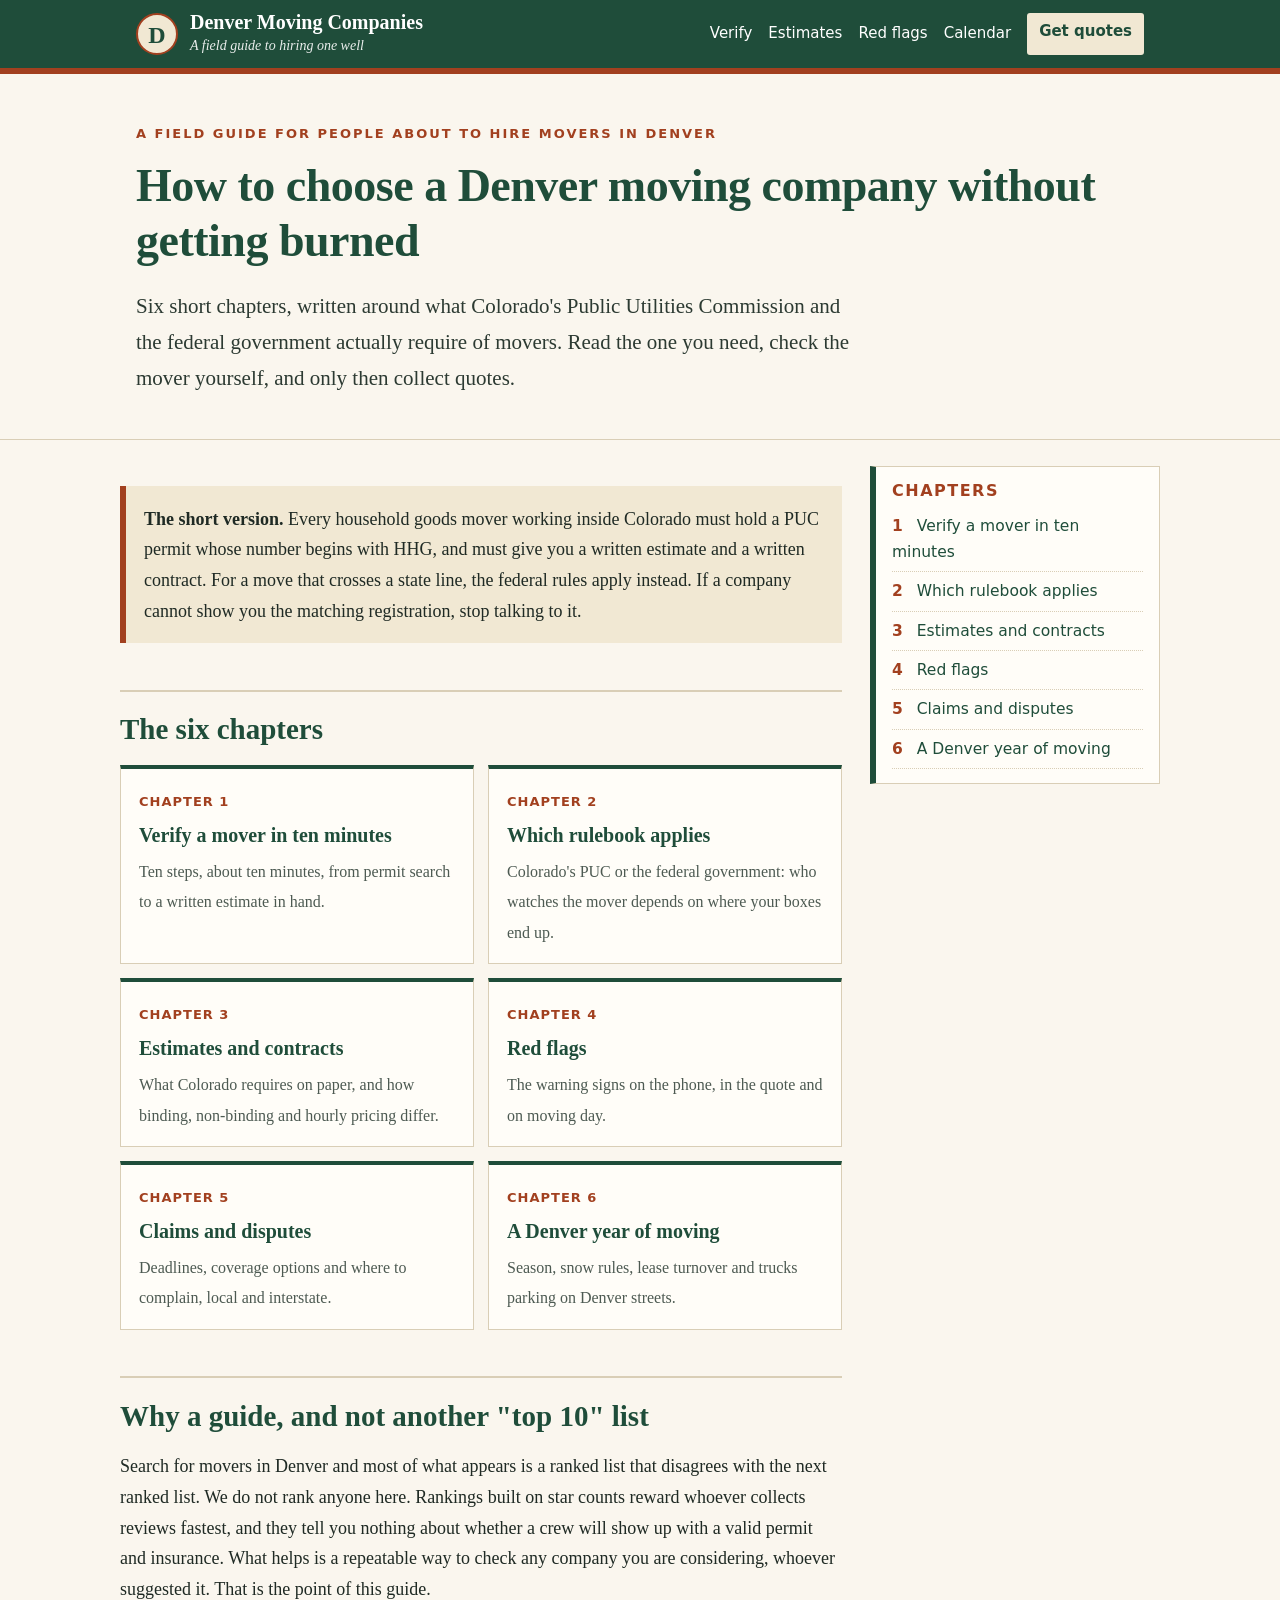
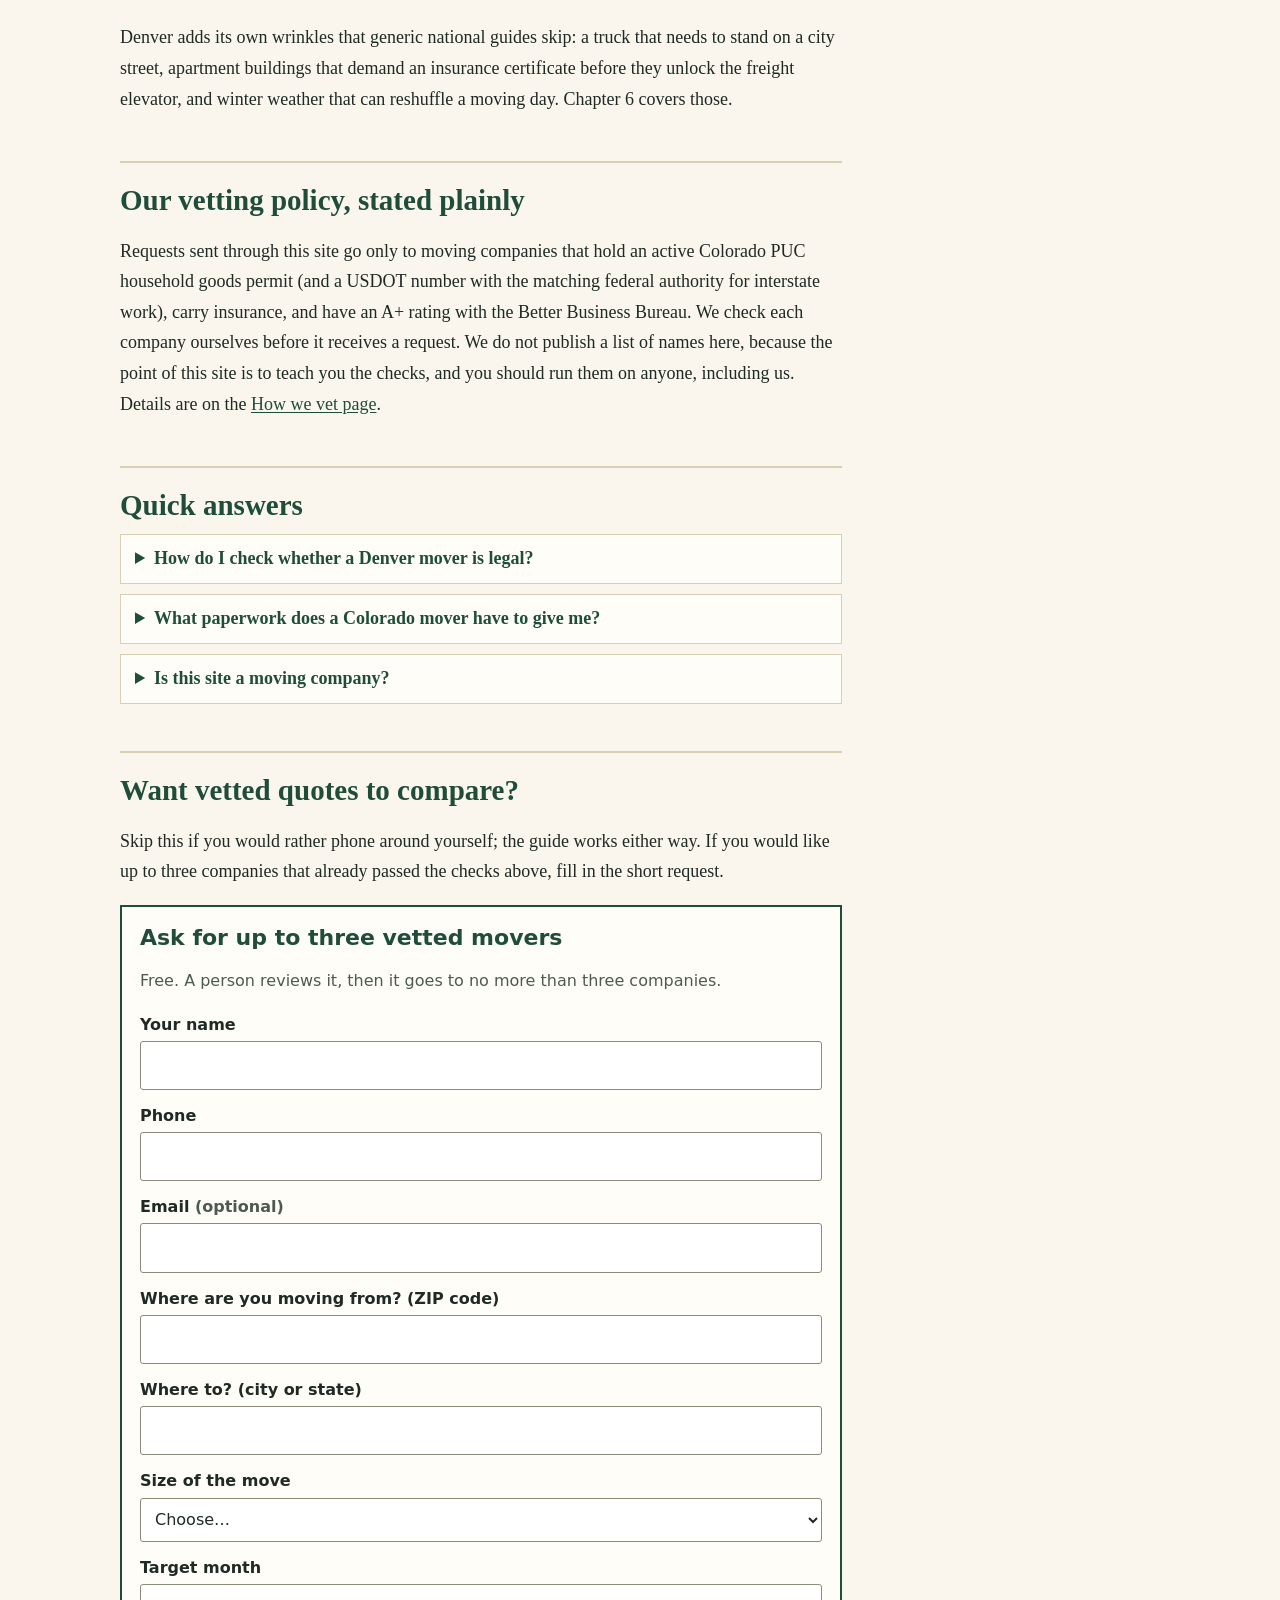
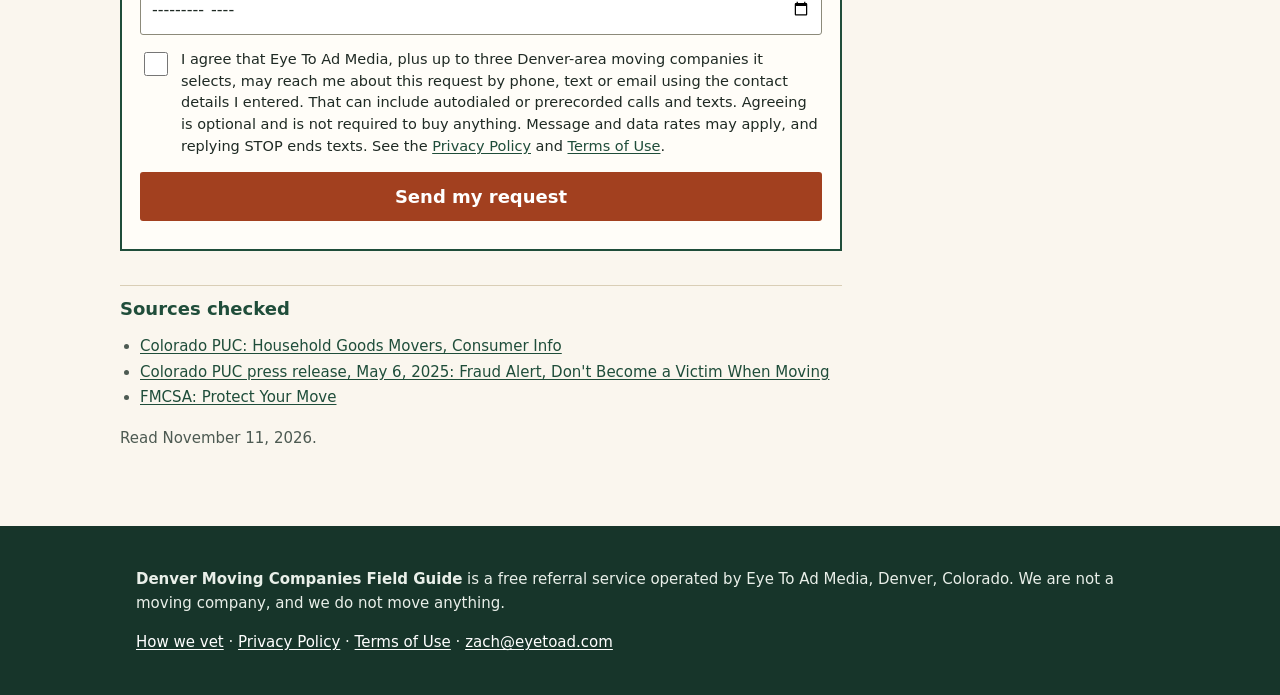
<file: index.html>
<!doctype html>
<html lang="en">
<head>
<meta charset="utf-8">
<meta name="viewport" content="width=device-width,initial-scale=1">
<meta http-equiv="Content-Security-Policy" content="default-src 'self'; script-src 'self'; style-src 'self'; img-src 'self' data:; connect-src https://clients.eyetoad.com; form-action https://clients.eyetoad.com; base-uri 'self'; object-src 'none'; upgrade-insecure-requests">
<meta name="referrer" content="strict-origin-when-cross-origin">
<title>Denver Moving Companies Field Guide: Choose a Mover the Safe Way</title>
<meta name="description" content="A plain field guide to choosing a Denver moving company: verify the PUC permit, read the estimate, spot red flags and know your claim rights.">
<link rel="canonical" href="https://movingcompaniesdenverco.com/">
<link rel="icon" href="/assets/icon.svg" type="image/svg+xml">
<link rel="stylesheet" href="/assets/site.css">
<meta property="og:type" content="website">
<meta property="og:title" content="Denver Moving Companies Field Guide: Choose a Mover the Safe Way">
<meta property="og:description" content="A plain field guide to choosing a Denver moving company: verify the PUC permit, read the estimate, spot red flags and know your claim rights.">
<meta property="og:url" content="https://movingcompaniesdenverco.com/">
<script type="application/ld+json">
{"@context": "https://schema.org", "@graph": [{"@type": "WebSite", "@id": "https://movingcompaniesdenverco.com/#site", "url": "https://movingcompaniesdenverco.com/", "name": "Denver Moving Companies Field Guide", "publisher": {"@id": "https://movingcompaniesdenverco.com/#org"}}, {"@type": "Organization", "@id": "https://movingcompaniesdenverco.com/#org", "name": "Eye To Ad Media", "url": "https://movingcompaniesdenverco.com/", "areaServed": "Denver, Colorado"}, {"@type": "FAQPage", "mainEntity": [{"@type": "Question", "name": "How do I check whether a Denver mover is legal?", "acceptedAnswer": {"@type": "Answer", "text": "For a move that stays inside Colorado, search the mover on the Colorado Public Utilities Commission permit search; a household goods mover's permit number starts with HHG and must appear on its ads and contracts. For a move across state lines, look up the company's USDOT number in the federal Protect Your Move tools."}}, {"@type": "Question", "name": "What paperwork does a Colorado mover have to give me?", "acceptedAnswer": {"@type": "Answer", "text": "The PUC says every permitted household goods mover must provide a written estimate and a written contract. The estimate must list total costs and the basis for them, and the PUC notes it is due at least 24 hours before the move unless you booked with less than 24 hours notice."}}, {"@type": "Question", "name": "Is this site a moving company?", "acceptedAnswer": {"@type": "Answer", "text": "No. It is a free referral service run by Eye To Ad Media in Denver, Colorado. It passes your request to up to three movers it has vetted; the mover you hire does the work and holds the contract."}}]}]}
</script>
</head>
<body>
<a class="skip" href="#main">Skip to content</a>
<header class="mast"><div class="wrap">
<a class="brand" href="/"><span class="seal" aria-hidden="true">D</span><span><b>Denver Moving Companies</b><i>A field guide to hiring one well</i></span></a>
<nav aria-label="Main"><a href="/verify-a-mover/">Verify</a><a href="/estimates-and-contracts/">Estimates</a><a href="/red-flags/">Red flags</a><a href="/denver-moving-calendar/">Calendar</a><a class="navcta" href="/#ask">Get quotes</a></nav>
</div></header>
<main id="main">
<div class="cover"><div class="wrap">
<p class="eyebrow">A field guide for people about to hire movers in Denver</p>
<h1>How to choose a Denver moving company without getting burned</h1>
<p class="lede">Six short chapters, written around what Colorado's Public Utilities Commission and the federal government actually require of movers. Read the one you need, check the mover yourself, and only then collect quotes.</p>
</div></div>
<div class="wrap book"><article>
<div class="callout"><p><b>The short version.</b> Every household goods mover working inside Colorado must hold a PUC permit whose number begins with HHG, and must give you a written estimate and a written contract. For a move that crosses a state line, the federal rules apply instead. If a company cannot show you the matching registration, stop talking to it.</p></div>
<h2 id="chapters">The six chapters</h2>
<div class="chapgrid"><a class="chap" href="/verify-a-mover/"><span class="n">CHAPTER 1</span><strong>Verify a mover in ten minutes</strong><span class="d">Ten steps, about ten minutes, from permit search to a written estimate in hand.</span></a><a class="chap" href="/local-or-interstate/"><span class="n">CHAPTER 2</span><strong>Which rulebook applies</strong><span class="d">Colorado's PUC or the federal government: who watches the mover depends on where your boxes end up.</span></a><a class="chap" href="/estimates-and-contracts/"><span class="n">CHAPTER 3</span><strong>Estimates and contracts</strong><span class="d">What Colorado requires on paper, and how binding, non-binding and hourly pricing differ.</span></a><a class="chap" href="/red-flags/"><span class="n">CHAPTER 4</span><strong>Red flags</strong><span class="d">The warning signs on the phone, in the quote and on moving day.</span></a><a class="chap" href="/claims-and-disputes/"><span class="n">CHAPTER 5</span><strong>Claims and disputes</strong><span class="d">Deadlines, coverage options and where to complain, local and interstate.</span></a><a class="chap" href="/denver-moving-calendar/"><span class="n">CHAPTER 6</span><strong>A Denver year of moving</strong><span class="d">Season, snow rules, lease turnover and trucks parking on Denver streets.</span></a></div>
<h2>Why a guide, and not another "top 10" list</h2>
<p>Search for movers in Denver and most of what appears is a ranked list that disagrees with the next ranked list. We do not rank anyone here. Rankings built on star counts reward whoever collects reviews fastest, and they tell you nothing about whether a crew will show up with a valid permit and insurance. What helps is a repeatable way to check any company you are considering, whoever suggested it. That is the point of this guide.</p>
<p>Denver adds its own wrinkles that generic national guides skip: a truck that needs to stand on a city street, apartment buildings that demand an insurance certificate before they unlock the freight elevator, and winter weather that can reshuffle a moving day. Chapter 6 covers those.</p>
<h2>Our vetting policy, stated plainly</h2>
<p>Requests sent through this site go only to moving companies that hold an active Colorado PUC household goods permit (and a USDOT number with the matching federal authority for interstate work), carry insurance, and have an A+ rating with the Better Business Bureau. We check each company ourselves before it receives a request. We do not publish a list of names here, because the point of this site is to teach you the checks, and you should run them on anyone, including us. Details are on the <a href="/how-it-works/">How we vet page</a>.</p>
<h2>Quick answers</h2>
<details><summary>How do I check whether a Denver mover is legal?</summary><p>For a move that stays inside Colorado, search the mover on the Colorado Public Utilities Commission permit search; a household goods mover's permit number starts with HHG and must appear on its ads and contracts. For a move across state lines, look up the company's USDOT number in the federal Protect Your Move tools.</p></details><details><summary>What paperwork does a Colorado mover have to give me?</summary><p>The PUC says every permitted household goods mover must provide a written estimate and a written contract. The estimate must list total costs and the basis for them, and the PUC notes it is due at least 24 hours before the move unless you booked with less than 24 hours notice.</p></details><details><summary>Is this site a moving company?</summary><p>No. It is a free referral service run by Eye To Ad Media in Denver, Colorado. It passes your request to up to three movers it has vetted; the mover you hire does the work and holds the contract.</p></details>
<div id="ask"><h2>Want vetted quotes to compare?</h2>
<p>Skip this if you would rather phone around yourself; the guide works either way. If you would like up to three companies that already passed the checks above, fill in the short request.</p>
<div class="askbox"><form id="quote" action="https://clients.eyetoad.com/lead/send.php" method="post" data-who="up to three Denver-area moving companies that we have vetted" novalidate>
<h2 id="formh">Ask for up to three vetted movers</h2>
<p class="sub">Free. A person reviews it, then it goes to no more than three companies.</p>
<div class="hp" aria-hidden="true"><label for="hp1">Leave this empty</label><input id="hp1" type="text" name="_honey" tabindex="-1" autocomplete="off"></div>
<input type="hidden" name="_t" value="">
<input type="hidden" name="service" value="Denver moving company referral (field guide)">
<label for="f-name">Your name</label>
<input id="f-name" name="name" type="text" autocomplete="name" required maxlength="80">
<label for="f-phone">Phone</label>
<input id="f-phone" name="phone" type="tel" inputmode="tel" autocomplete="tel" required maxlength="20">
<label for="f-email">Email <span class="opt">(optional)</span></label>
<input id="f-email" name="email" type="email" autocomplete="email" maxlength="120">
<label for="f-zip">Where are you moving from? (ZIP code)</label>
<input id="f-zip" name="from_zip" type="text" inputmode="numeric" autocomplete="postal-code" maxlength="5" pattern="[0-9]{5}">
<label for="f-dest">Where to? (city or state)</label>
<input id="f-dest" name="destination" type="text" maxlength="80">
<label for="f-size">Size of the move</label>
<select id="f-size" name="home_size"><option value="">Choose&hellip;</option><option>Studio or 1 bedroom</option><option>2 bedrooms</option><option>3 bedrooms</option><option>4 or more bedrooms</option><option>Office or business</option><option>Just a few items</option></select>
<label for="f-month">Target month</label>
<input id="f-month" name="move_month" type="month">
<div class="consent">
<input id="f-consent" type="checkbox" name="consent" value="yes" required>
<label for="f-consent" id="consent-text">I agree that Eye To Ad Media, plus up to three Denver-area moving companies it selects, may reach me about this request by phone, text or email using the contact details I entered. That can include autodialed or prerecorded calls and texts. Agreeing is optional and is not required to buy anything. Message and data rates may apply, and replying STOP ends texts. See the <a href="/privacy/">Privacy Policy</a> and <a href="/terms/">Terms of Use</a>.</label>
</div>
<button class="cta" type="submit" data-label="Send my request">Send my request</button>
<p id="form-msg" class="form-msg" role="status" aria-live="polite" tabindex="-1"></p>
</form>
<div id="form-done" hidden tabindex="-1">
<h2>Received. Thank you.</h2>
<p>A person on our team looks over each request before it goes out. A matched mover will usually call or text within one business day.</p>
</div></div></div>
<div class="src"><h2>Sources checked</h2><ul><li><a href="https://puc.colorado.gov/household-goods-movers-consumer-info" rel="nofollow noopener" target="_blank">Colorado PUC: Household Goods Movers, Consumer Info</a></li><li><a href="https://puc.colorado.gov/press-release/fraud-alert-dont-become-a-victim-when-moving" rel="nofollow noopener" target="_blank">Colorado PUC press release, May 6, 2025: Fraud Alert, Don't Become a Victim When Moving</a></li><li><a href="https://www.fmcsa.dot.gov/protect-your-move" rel="nofollow noopener" target="_blank">FMCSA: Protect Your Move</a></li></ul><p>Read November 11, 2026.</p></div>
</article><aside><nav class="toc" aria-label="Chapters"><h2>Chapters</h2><ol><li><a href="/verify-a-mover/"><b>1</b>Verify a mover in ten minutes</a></li><li><a href="/local-or-interstate/"><b>2</b>Which rulebook applies</a></li><li><a href="/estimates-and-contracts/"><b>3</b>Estimates and contracts</a></li><li><a href="/red-flags/"><b>4</b>Red flags</a></li><li><a href="/claims-and-disputes/"><b>5</b>Claims and disputes</a></li><li><a href="/denver-moving-calendar/"><b>6</b>A Denver year of moving</a></li></ol></nav></aside></div>
</main>
<footer class="foot"><div class="wrap">
<p><b>Denver Moving Companies Field Guide</b> is a free referral service operated by Eye To Ad Media, Denver, Colorado. We are not a moving company, and we do not move anything.</p>
<p><a href="/how-it-works/">How we vet</a> &middot; <a href="/privacy/">Privacy Policy</a> &middot; <a href="/terms/">Terms of Use</a> &middot; <a href="mailto:zach@eyetoad.com">zach@eyetoad.com</a></p>
</div></footer>
<script src="/assets/lead.js" defer></script>
</body>
</html>
</file>
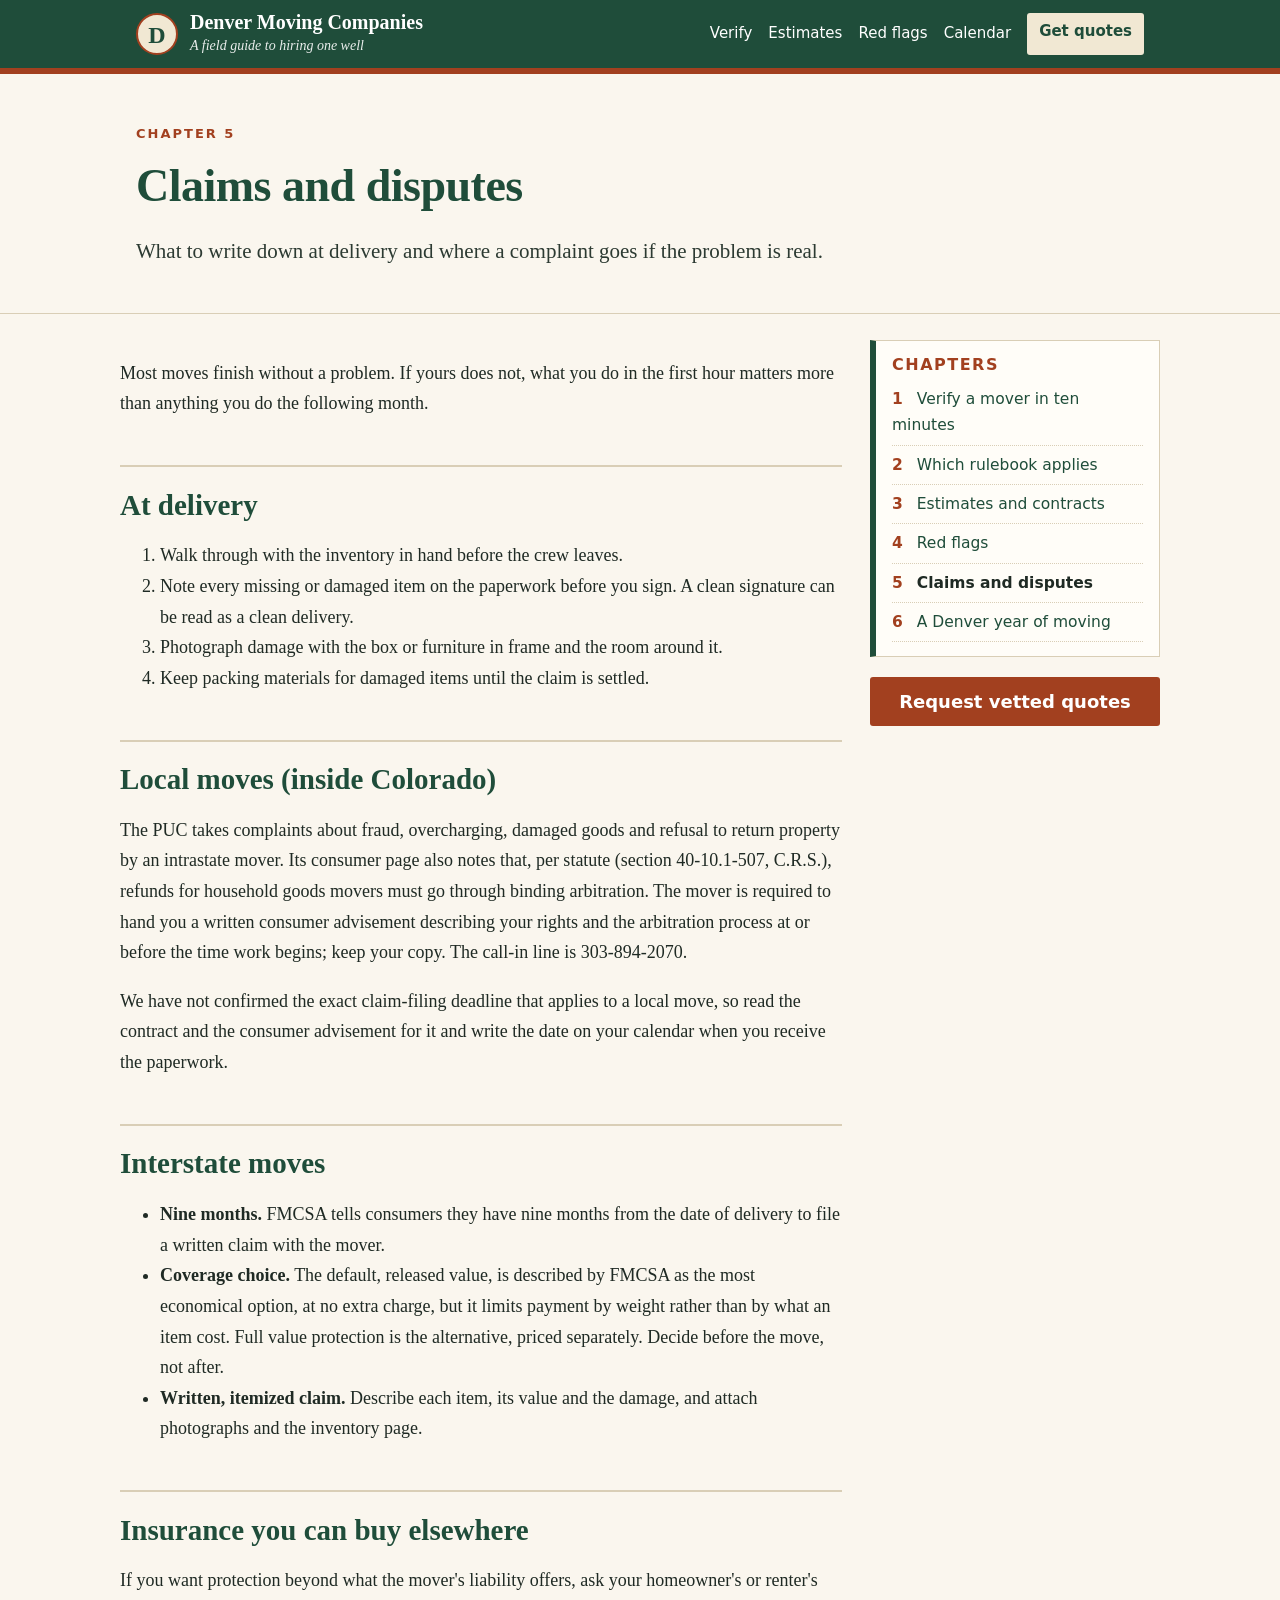
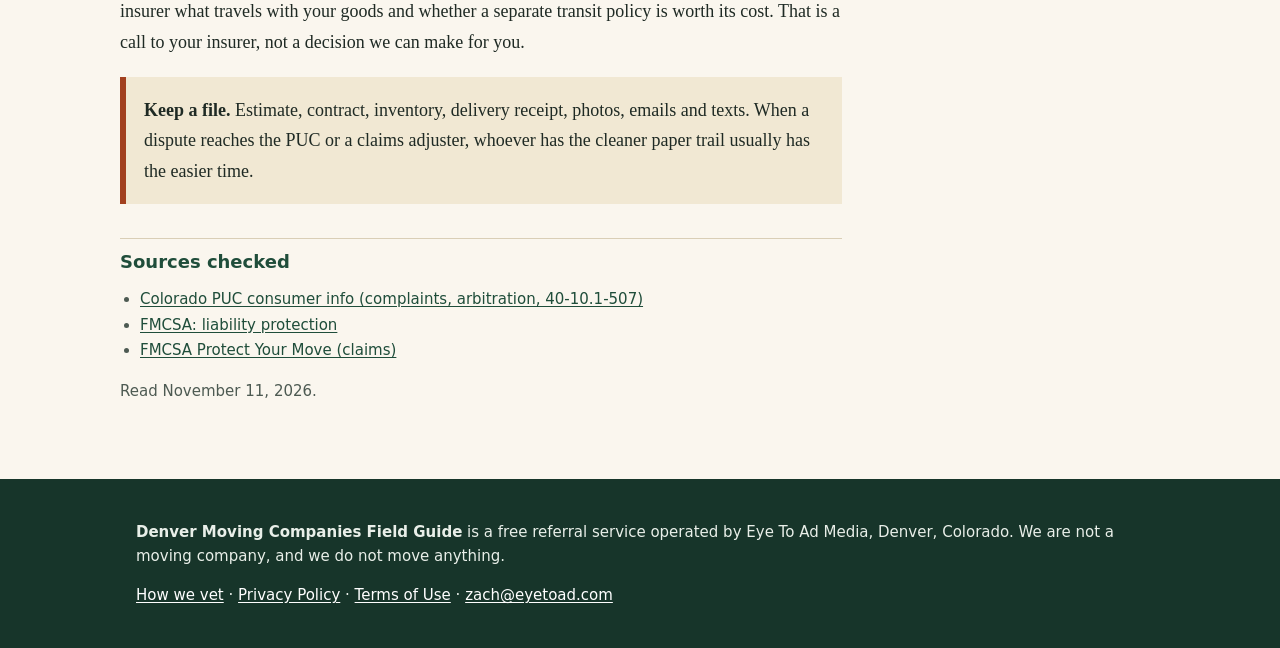
<file: claims-and-disputes/index.html>
<!doctype html>
<html lang="en">
<head>
<meta charset="utf-8">
<meta name="viewport" content="width=device-width,initial-scale=1">
<meta http-equiv="Content-Security-Policy" content="default-src 'self'; script-src 'self'; style-src 'self'; img-src 'self' data:; base-uri 'self'; object-src 'none'; form-action 'none'; upgrade-insecure-requests">
<meta name="referrer" content="strict-origin-when-cross-origin">
<title>Moving Damage Claims and Disputes in Colorado</title>
<meta name="description" content="How to document delivery damage, file a complaint with the Colorado PUC for local moves, and use FMCSA rules for interstate claims, including the nine-month deadline.">
<link rel="canonical" href="https://movingcompaniesdenverco.com/claims-and-disputes/">
<link rel="icon" href="/assets/icon.svg" type="image/svg+xml">
<link rel="stylesheet" href="/assets/site.css">
<meta property="og:type" content="website">
<meta property="og:title" content="Moving Damage Claims and Disputes in Colorado">
<meta property="og:description" content="How to document delivery damage, file a complaint with the Colorado PUC for local moves, and use FMCSA rules for interstate claims, including the nine-month deadline.">
<meta property="og:url" content="https://movingcompaniesdenverco.com/claims-and-disputes/">
<script type="application/ld+json">
{"@context": "https://schema.org", "@graph": [{"@type": "WebSite", "@id": "https://movingcompaniesdenverco.com/#site", "url": "https://movingcompaniesdenverco.com/", "name": "Denver Moving Companies Field Guide", "publisher": {"@id": "https://movingcompaniesdenverco.com/#org"}}, {"@type": "Organization", "@id": "https://movingcompaniesdenverco.com/#org", "name": "Eye To Ad Media", "url": "https://movingcompaniesdenverco.com/", "areaServed": "Denver, Colorado"}, {"@type": "Article", "headline": "Moving damage claims and disputes in Colorado", "description": "Documenting damage and filing local or interstate moving complaints.", "inLanguage": "en-US", "datePublished": "2026-11-11", "dateModified": "2026-11-11", "author": {"@type": "Organization", "name": "Eye To Ad Media"}, "publisher": {"@id": "https://movingcompaniesdenverco.com/#org"}, "mainEntityOfPage": "https://movingcompaniesdenverco.com/claims-and-disputes/"}]}
</script>
</head>
<body>
<a class="skip" href="#main">Skip to content</a>
<header class="mast"><div class="wrap">
<a class="brand" href="/"><span class="seal" aria-hidden="true">D</span><span><b>Denver Moving Companies</b><i>A field guide to hiring one well</i></span></a>
<nav aria-label="Main"><a href="/verify-a-mover/">Verify</a><a href="/estimates-and-contracts/">Estimates</a><a href="/red-flags/">Red flags</a><a href="/denver-moving-calendar/">Calendar</a><a class="navcta" href="/#ask">Get quotes</a></nav>
</div></header>
<main id="main">
<div class="cover"><div class="wrap"><p class="eyebrow">Chapter 5</p><h1>Claims and disputes</h1><p class="lede">What to write down at delivery and where a complaint goes if the problem is real.</p></div></div>
<div class="wrap book"><article><p>Most moves finish without a problem. If yours does not, what you do in the first hour matters more than anything you do the following month.</p>
<h2>At delivery</h2>
<ol>
<li>Walk through with the inventory in hand before the crew leaves.</li>
<li>Note every missing or damaged item on the paperwork before you sign. A clean signature can be read as a clean delivery.</li>
<li>Photograph damage with the box or furniture in frame and the room around it.</li>
<li>Keep packing materials for damaged items until the claim is settled.</li>
</ol>
<h2>Local moves (inside Colorado)</h2>
<p>The PUC takes complaints about fraud, overcharging, damaged goods and refusal to return property by an intrastate mover. Its consumer page also notes that, per statute (section 40-10.1-507, C.R.S.), refunds for household goods movers must go through binding arbitration. The mover is required to hand you a written consumer advisement describing your rights and the arbitration process at or before the time work begins; keep your copy. The call-in line is 303-894-2070.</p>
<p>We have not confirmed the exact claim-filing deadline that applies to a local move, so read the contract and the consumer advisement for it and write the date on your calendar when you receive the paperwork.</p>
<h2>Interstate moves</h2>
<ul>
<li><b>Nine months.</b> FMCSA tells consumers they have nine months from the date of delivery to file a written claim with the mover.</li>
<li><b>Coverage choice.</b> The default, released value, is described by FMCSA as the most economical option, at no extra charge, but it limits payment by weight rather than by what an item cost. Full value protection is the alternative, priced separately. Decide before the move, not after.</li>
<li><b>Written, itemized claim.</b> Describe each item, its value and the damage, and attach photographs and the inventory page.</li>
</ul>
<h2>Insurance you can buy elsewhere</h2>
<p>If you want protection beyond what the mover's liability offers, ask your homeowner's or renter's insurer what travels with your goods and whether a separate transit policy is worth its cost. That is a call to your insurer, not a decision we can make for you.</p>
<div class="callout"><p><b>Keep a file.</b> Estimate, contract, inventory, delivery receipt, photos, emails and texts. When a dispute reaches the PUC or a claims adjuster, whoever has the cleaner paper trail usually has the easier time.</p></div><div class="src"><h2>Sources checked</h2><ul><li><a href="https://puc.colorado.gov/household-goods-movers-consumer-info" rel="nofollow noopener" target="_blank">Colorado PUC consumer info (complaints, arbitration, 40-10.1-507)</a></li><li><a href="https://www.fmcsa.dot.gov/consumer-protection/protect-your-move/are-you-moving/liability-protection" rel="nofollow noopener" target="_blank">FMCSA: liability protection</a></li><li><a href="https://www.fmcsa.dot.gov/protect-your-move" rel="nofollow noopener" target="_blank">FMCSA Protect Your Move (claims)</a></li></ul><p>Read November 11, 2026.</p></div></article><aside><nav class="toc" aria-label="Chapters"><h2>Chapters</h2><ol><li><a href="/verify-a-mover/"><b>1</b>Verify a mover in ten minutes</a></li><li><a href="/local-or-interstate/"><b>2</b>Which rulebook applies</a></li><li><a href="/estimates-and-contracts/"><b>3</b>Estimates and contracts</a></li><li><a href="/red-flags/"><b>4</b>Red flags</a></li><li><a href="/claims-and-disputes/" aria-current="page"><b>5</b>Claims and disputes</a></li><li><a href="/denver-moving-calendar/"><b>6</b>A Denver year of moving</a></li></ol></nav><p><a class="cta" href="/#ask">Request vetted quotes</a></p></aside></div>
</main>
<footer class="foot"><div class="wrap">
<p><b>Denver Moving Companies Field Guide</b> is a free referral service operated by Eye To Ad Media, Denver, Colorado. We are not a moving company, and we do not move anything.</p>
<p><a href="/how-it-works/">How we vet</a> &middot; <a href="/privacy/">Privacy Policy</a> &middot; <a href="/terms/">Terms of Use</a> &middot; <a href="mailto:zach@eyetoad.com">zach@eyetoad.com</a></p>
</div></footer>
</body>
</html>
</file>
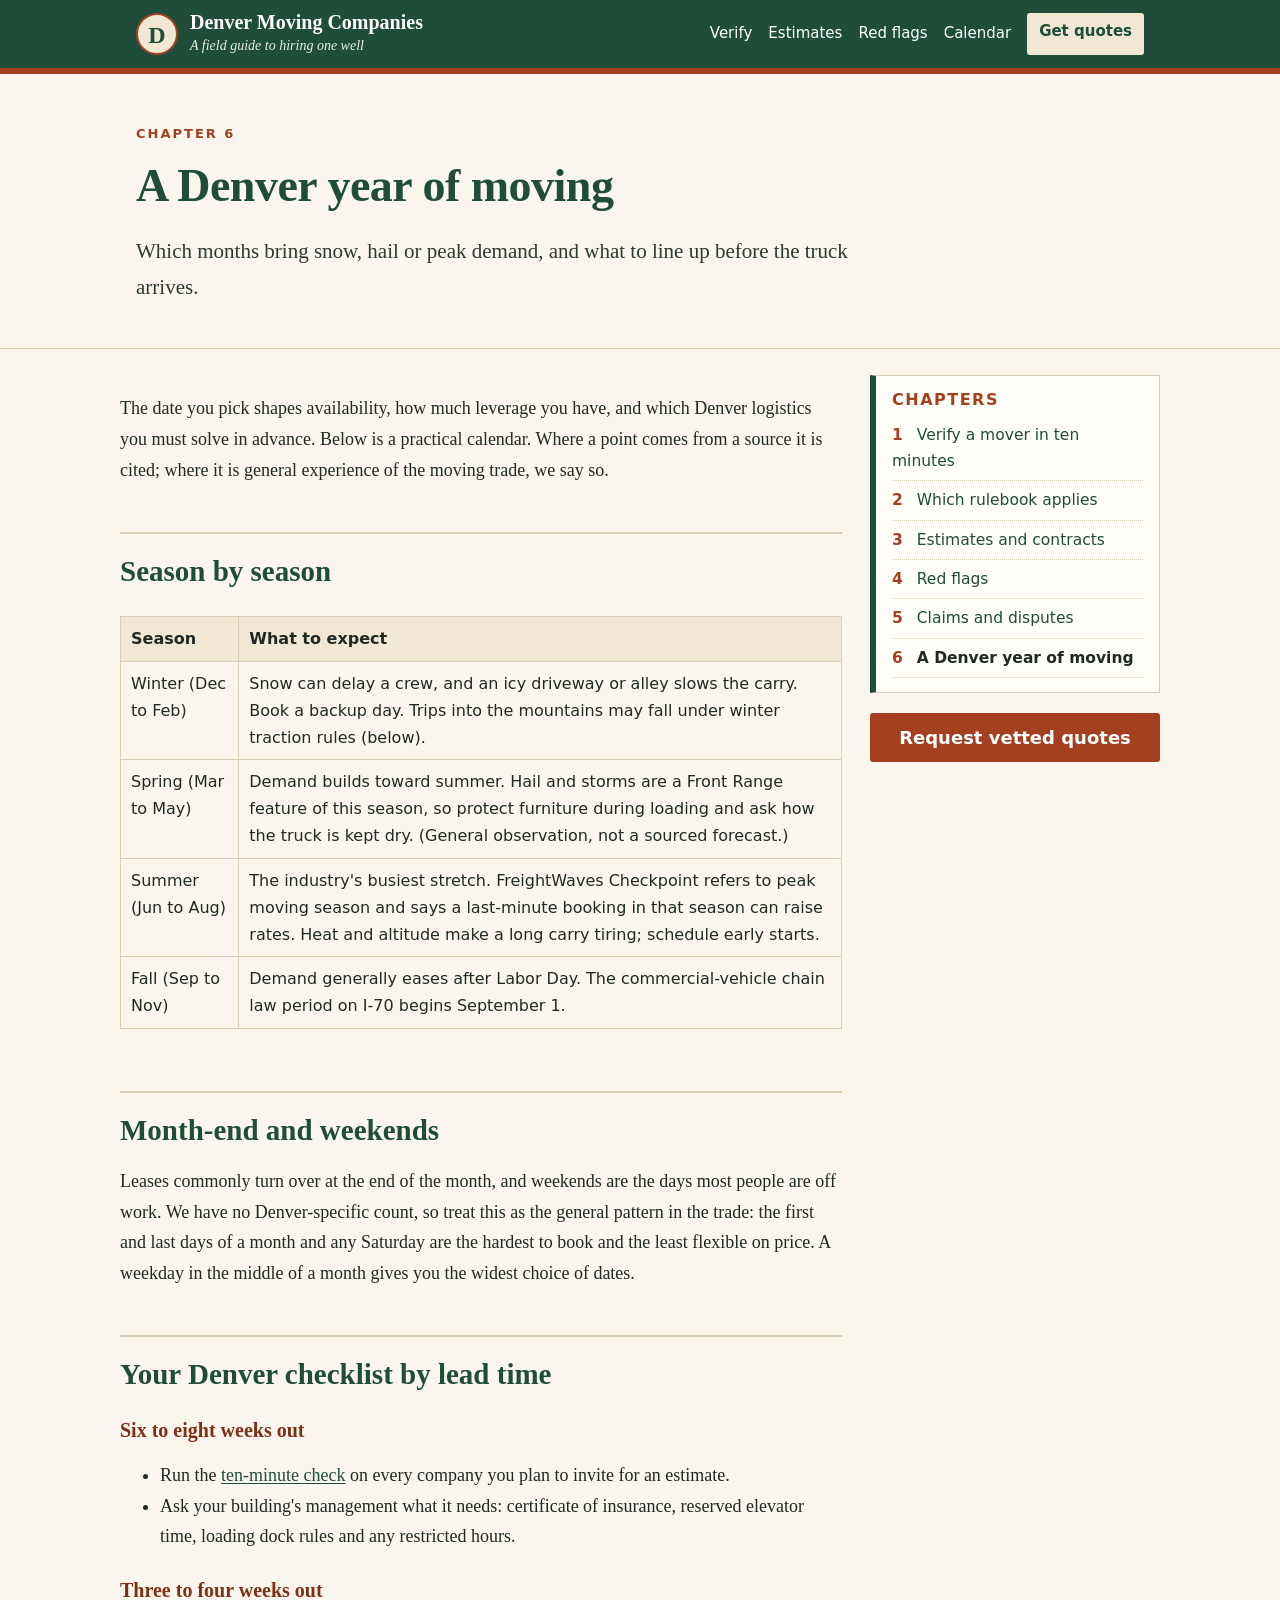
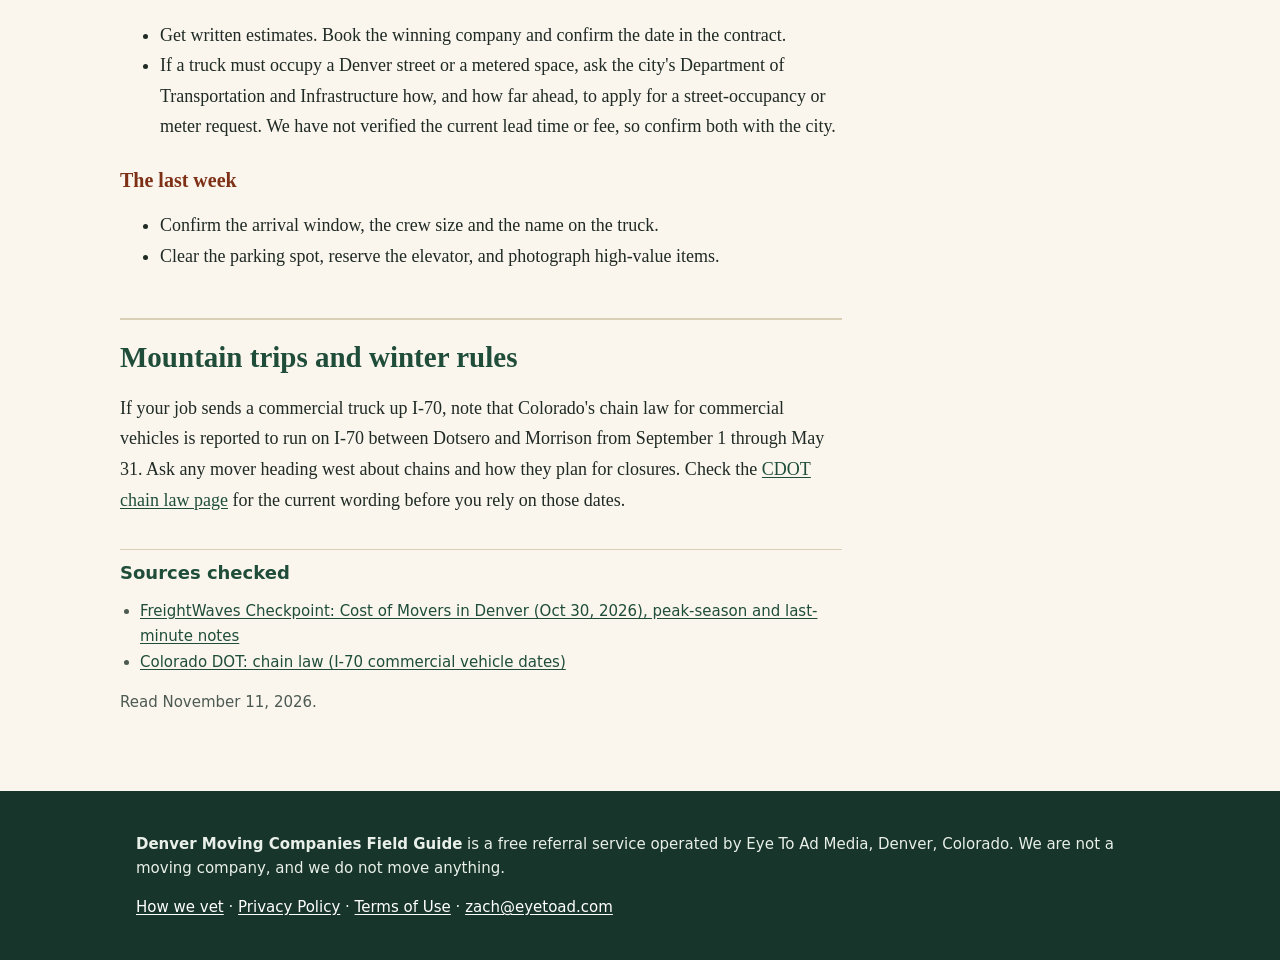
<file: denver-moving-calendar/index.html>
<!doctype html>
<html lang="en">
<head>
<meta charset="utf-8">
<meta name="viewport" content="width=device-width,initial-scale=1">
<meta http-equiv="Content-Security-Policy" content="default-src 'self'; script-src 'self'; style-src 'self'; img-src 'self' data:; base-uri 'self'; object-src 'none'; form-action 'none'; upgrade-insecure-requests">
<meta name="referrer" content="strict-origin-when-cross-origin">
<title>Denver Moving Calendar: Seasons, Lead Times and Local Logistics</title>
<meta name="description" content="A Denver moving calendar covering seasonal demand, month-end timing, building and street logistics, and the I-70 commercial chain law dates, with sources.">
<link rel="canonical" href="https://movingcompaniesdenverco.com/denver-moving-calendar/">
<link rel="icon" href="/assets/icon.svg" type="image/svg+xml">
<link rel="stylesheet" href="/assets/site.css">
<meta property="og:type" content="website">
<meta property="og:title" content="Denver Moving Calendar: Seasons, Lead Times and Local Logistics">
<meta property="og:description" content="A Denver moving calendar covering seasonal demand, month-end timing, building and street logistics, and the I-70 commercial chain law dates, with sources.">
<meta property="og:url" content="https://movingcompaniesdenverco.com/denver-moving-calendar/">
<script type="application/ld+json">
{"@context": "https://schema.org", "@graph": [{"@type": "WebSite", "@id": "https://movingcompaniesdenverco.com/#site", "url": "https://movingcompaniesdenverco.com/", "name": "Denver Moving Companies Field Guide", "publisher": {"@id": "https://movingcompaniesdenverco.com/#org"}}, {"@type": "Organization", "@id": "https://movingcompaniesdenverco.com/#org", "name": "Eye To Ad Media", "url": "https://movingcompaniesdenverco.com/", "areaServed": "Denver, Colorado"}, {"@type": "Article", "headline": "A Denver year of moving", "description": "Seasonal and logistical calendar for a Denver move.", "inLanguage": "en-US", "datePublished": "2026-11-11", "dateModified": "2026-11-11", "author": {"@type": "Organization", "name": "Eye To Ad Media"}, "publisher": {"@id": "https://movingcompaniesdenverco.com/#org"}, "mainEntityOfPage": "https://movingcompaniesdenverco.com/denver-moving-calendar/"}]}
</script>
</head>
<body>
<a class="skip" href="#main">Skip to content</a>
<header class="mast"><div class="wrap">
<a class="brand" href="/"><span class="seal" aria-hidden="true">D</span><span><b>Denver Moving Companies</b><i>A field guide to hiring one well</i></span></a>
<nav aria-label="Main"><a href="/verify-a-mover/">Verify</a><a href="/estimates-and-contracts/">Estimates</a><a href="/red-flags/">Red flags</a><a href="/denver-moving-calendar/">Calendar</a><a class="navcta" href="/#ask">Get quotes</a></nav>
</div></header>
<main id="main">
<div class="cover"><div class="wrap"><p class="eyebrow">Chapter 6</p><h1>A Denver year of moving</h1><p class="lede">Which months bring snow, hail or peak demand, and what to line up before the truck arrives.</p></div></div>
<div class="wrap book"><article><p>The date you pick shapes availability, how much leverage you have, and which Denver logistics you must solve in advance. Below is a practical calendar. Where a point comes from a source it is cited; where it is general experience of the moving trade, we say so.</p>
<h2>Season by season</h2>
<div class="tablewrap"><table><thead><tr><th>Season</th><th>What to expect</th></tr></thead><tbody>
<tr><td>Winter (Dec to Feb)</td><td>Snow can delay a crew, and an icy driveway or alley slows the carry. Book a backup day. Trips into the mountains may fall under winter traction rules (below).</td></tr>
<tr><td>Spring (Mar to May)</td><td>Demand builds toward summer. Hail and storms are a Front Range feature of this season, so protect furniture during loading and ask how the truck is kept dry. (General observation, not a sourced forecast.)</td></tr>
<tr><td>Summer (Jun to Aug)</td><td>The industry's busiest stretch. FreightWaves Checkpoint refers to peak moving season and says a last-minute booking in that season can raise rates. Heat and altitude make a long carry tiring; schedule early starts.</td></tr>
<tr><td>Fall (Sep to Nov)</td><td>Demand generally eases after Labor Day. The commercial-vehicle chain law period on I-70 begins September 1.</td></tr>
</tbody></table></div>
<h2>Month-end and weekends</h2>
<p>Leases commonly turn over at the end of the month, and weekends are the days most people are off work. We have no Denver-specific count, so treat this as the general pattern in the trade: the first and last days of a month and any Saturday are the hardest to book and the least flexible on price. A weekday in the middle of a month gives you the widest choice of dates.</p>
<h2>Your Denver checklist by lead time</h2>
<h3>Six to eight weeks out</h3>
<ul><li>Run the <a href="/verify-a-mover/">ten-minute check</a> on every company you plan to invite for an estimate.</li><li>Ask your building's management what it needs: certificate of insurance, reserved elevator time, loading dock rules and any restricted hours.</li></ul>
<h3>Three to four weeks out</h3>
<ul><li>Get written estimates. Book the winning company and confirm the date in the contract.</li><li>If a truck must occupy a Denver street or a metered space, ask the city's Department of Transportation and Infrastructure how, and how far ahead, to apply for a street-occupancy or meter request. We have not verified the current lead time or fee, so confirm both with the city.</li></ul>
<h3>The last week</h3>
<ul><li>Confirm the arrival window, the crew size and the name on the truck.</li><li>Clear the parking spot, reserve the elevator, and photograph high-value items.</li></ul>
<h2>Mountain trips and winter rules</h2>
<p>If your job sends a commercial truck up I-70, note that Colorado's chain law for commercial vehicles is reported to run on I-70 between Dotsero and Morrison from September 1 through May 31. Ask any mover heading west about chains and how they plan for closures. Check the <a href="https://www.codot.gov/travel/winter-driving/chain-law" rel="nofollow noopener" target="_blank">CDOT chain law page</a> for the current wording before you rely on those dates.</p><div class="src"><h2>Sources checked</h2><ul><li><a href="https://www.freightwaves.com/checkpoint/moving-costs/colorado/denver/" rel="nofollow noopener" target="_blank">FreightWaves Checkpoint: Cost of Movers in Denver (Oct 30, 2026), peak-season and last-minute notes</a></li><li><a href="https://www.codot.gov/travel/winter-driving/chain-law" rel="nofollow noopener" target="_blank">Colorado DOT: chain law (I-70 commercial vehicle dates)</a></li></ul><p>Read November 11, 2026.</p></div></article><aside><nav class="toc" aria-label="Chapters"><h2>Chapters</h2><ol><li><a href="/verify-a-mover/"><b>1</b>Verify a mover in ten minutes</a></li><li><a href="/local-or-interstate/"><b>2</b>Which rulebook applies</a></li><li><a href="/estimates-and-contracts/"><b>3</b>Estimates and contracts</a></li><li><a href="/red-flags/"><b>4</b>Red flags</a></li><li><a href="/claims-and-disputes/"><b>5</b>Claims and disputes</a></li><li><a href="/denver-moving-calendar/" aria-current="page"><b>6</b>A Denver year of moving</a></li></ol></nav><p><a class="cta" href="/#ask">Request vetted quotes</a></p></aside></div>
</main>
<footer class="foot"><div class="wrap">
<p><b>Denver Moving Companies Field Guide</b> is a free referral service operated by Eye To Ad Media, Denver, Colorado. We are not a moving company, and we do not move anything.</p>
<p><a href="/how-it-works/">How we vet</a> &middot; <a href="/privacy/">Privacy Policy</a> &middot; <a href="/terms/">Terms of Use</a> &middot; <a href="mailto:zach@eyetoad.com">zach@eyetoad.com</a></p>
</div></footer>
</body>
</html>
</file>
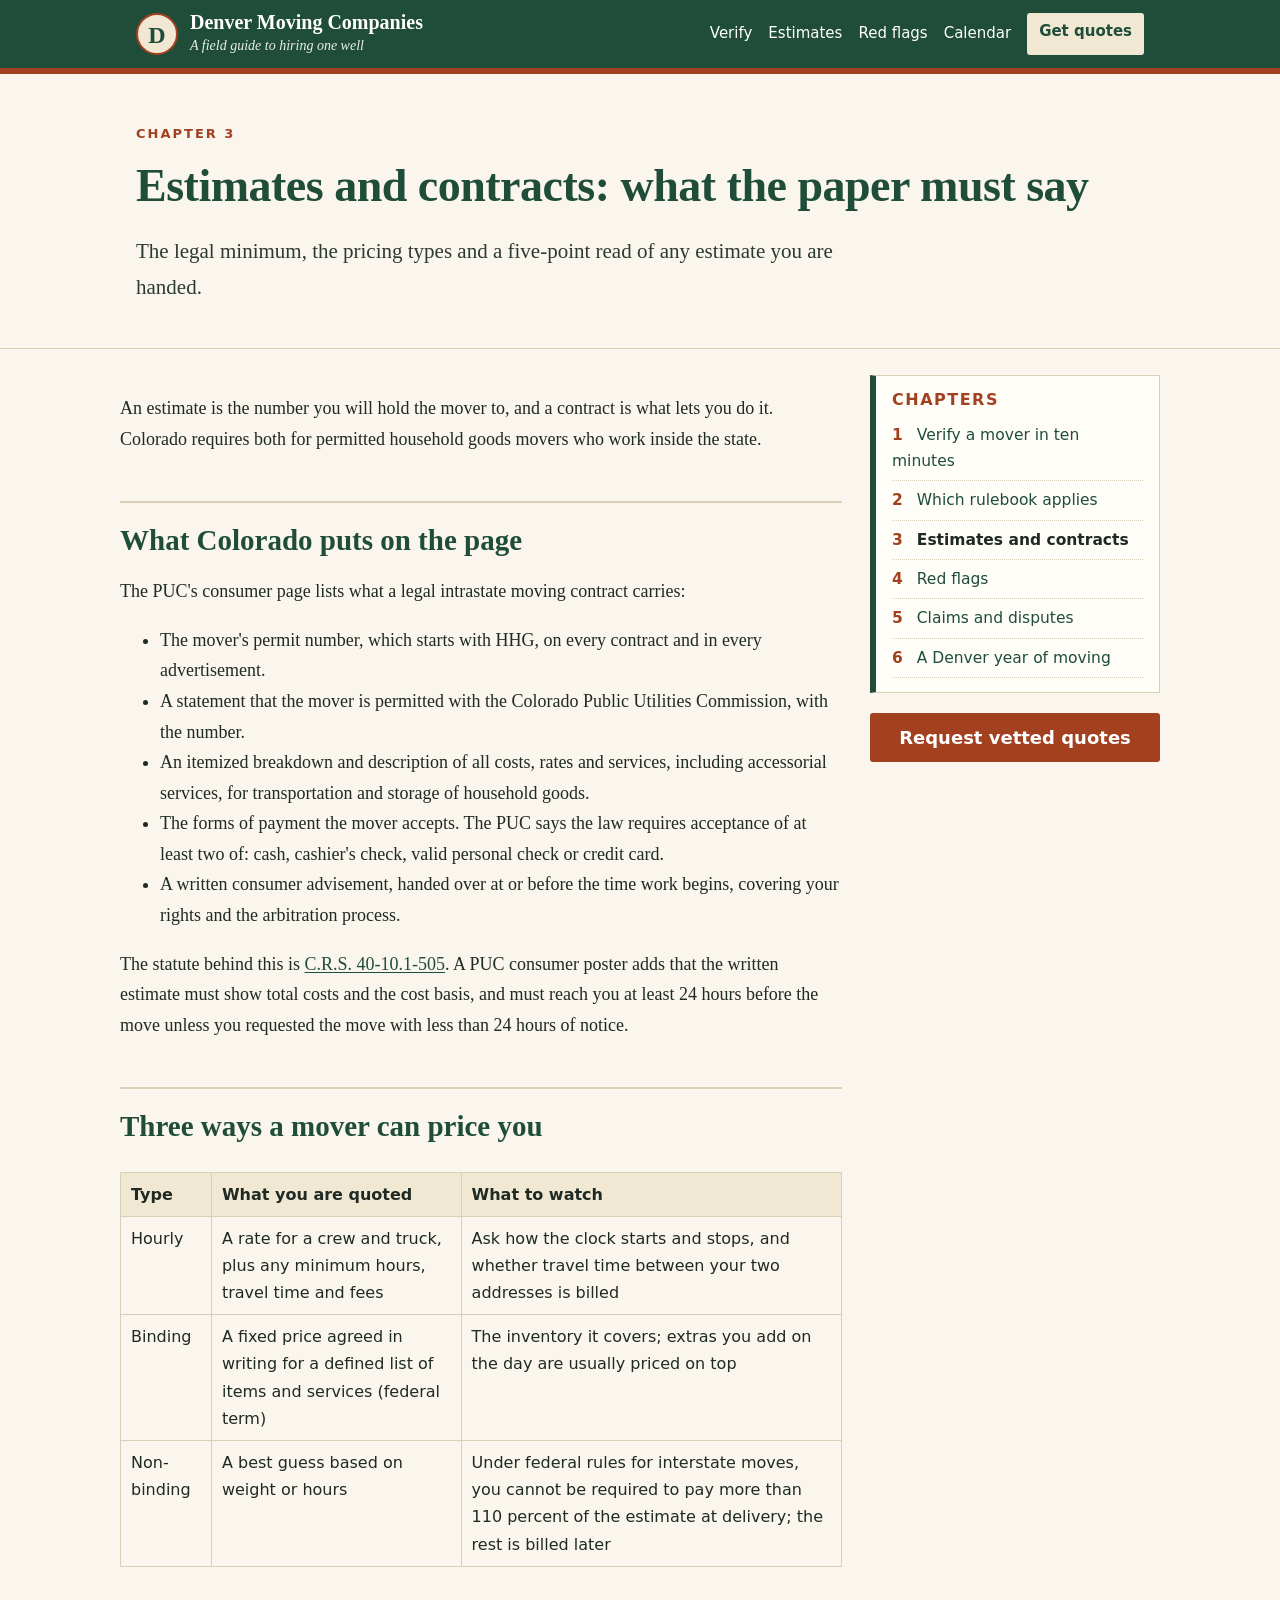
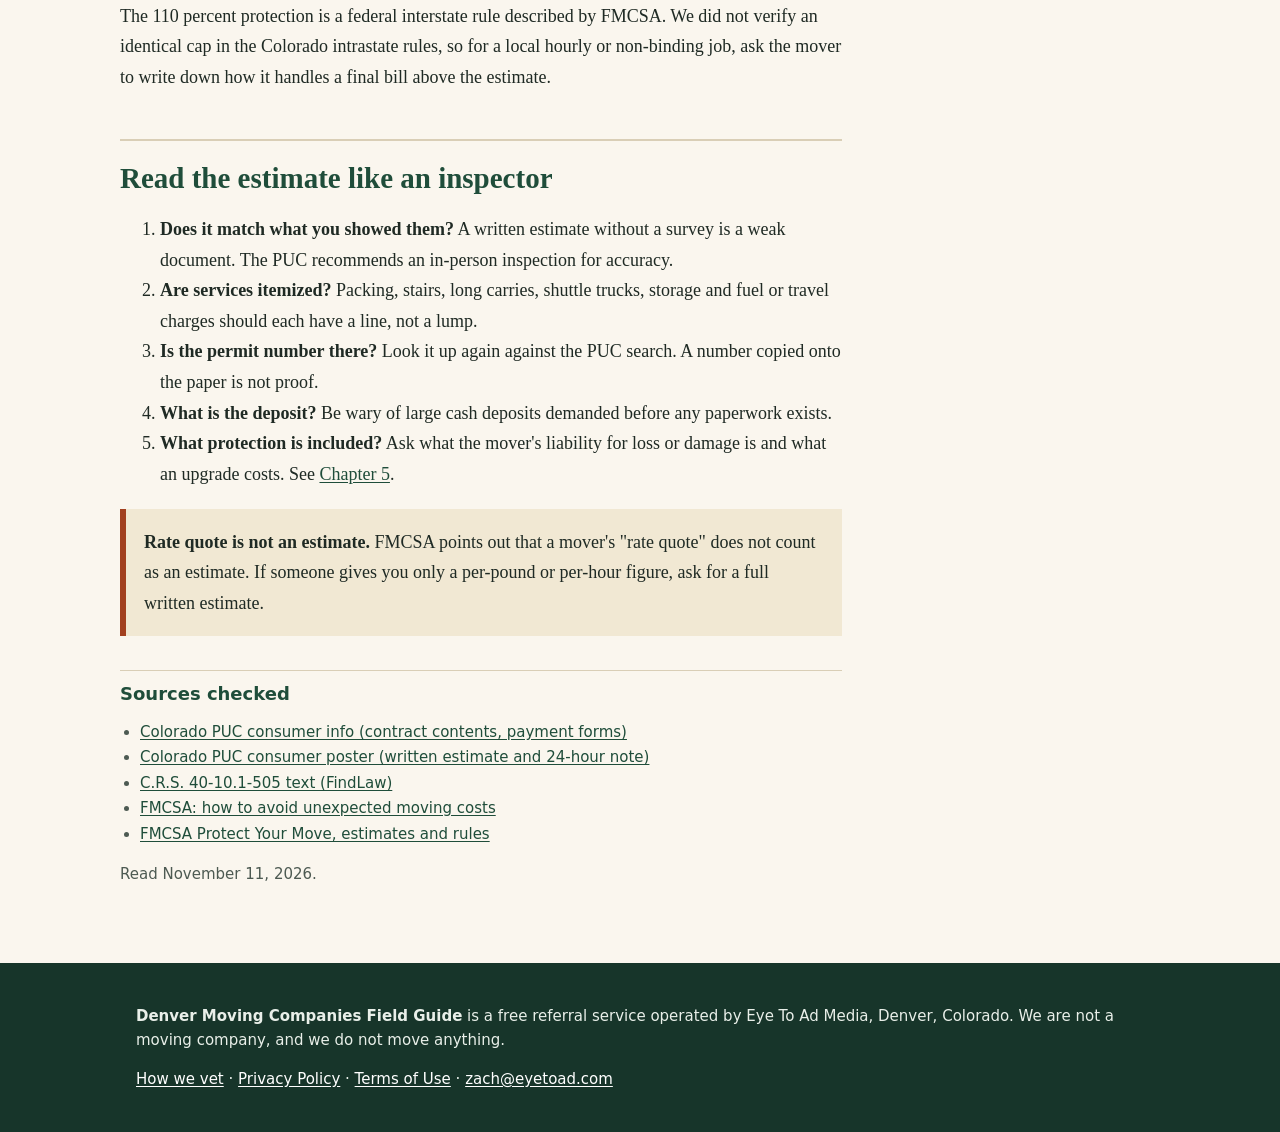
<file: estimates-and-contracts/index.html>
<!doctype html>
<html lang="en">
<head>
<meta charset="utf-8">
<meta name="viewport" content="width=device-width,initial-scale=1">
<meta http-equiv="Content-Security-Policy" content="default-src 'self'; script-src 'self'; style-src 'self'; img-src 'self' data:; base-uri 'self'; object-src 'none'; form-action 'none'; upgrade-insecure-requests">
<meta name="referrer" content="strict-origin-when-cross-origin">
<title>Moving Estimates and Contracts in Colorado: What the Paper Must Say</title>
<meta name="description" content="What a Colorado PUC-permitted mover&#x27;s written estimate and contract must include, how hourly, binding and non-binding pricing differ, and how to read an estimate.">
<link rel="canonical" href="https://movingcompaniesdenverco.com/estimates-and-contracts/">
<link rel="icon" href="/assets/icon.svg" type="image/svg+xml">
<link rel="stylesheet" href="/assets/site.css">
<meta property="og:type" content="website">
<meta property="og:title" content="Moving Estimates and Contracts in Colorado: What the Paper Must Say">
<meta property="og:description" content="What a Colorado PUC-permitted mover&#x27;s written estimate and contract must include, how hourly, binding and non-binding pricing differ, and how to read an estimate.">
<meta property="og:url" content="https://movingcompaniesdenverco.com/estimates-and-contracts/">
<script type="application/ld+json">
{"@context": "https://schema.org", "@graph": [{"@type": "WebSite", "@id": "https://movingcompaniesdenverco.com/#site", "url": "https://movingcompaniesdenverco.com/", "name": "Denver Moving Companies Field Guide", "publisher": {"@id": "https://movingcompaniesdenverco.com/#org"}}, {"@type": "Organization", "@id": "https://movingcompaniesdenverco.com/#org", "name": "Eye To Ad Media", "url": "https://movingcompaniesdenverco.com/", "areaServed": "Denver, Colorado"}, {"@type": "Article", "headline": "Moving estimates and contracts in Colorado", "description": "What a Colorado mover's estimate and contract must include.", "inLanguage": "en-US", "datePublished": "2026-11-11", "dateModified": "2026-11-11", "author": {"@type": "Organization", "name": "Eye To Ad Media"}, "publisher": {"@id": "https://movingcompaniesdenverco.com/#org"}, "mainEntityOfPage": "https://movingcompaniesdenverco.com/estimates-and-contracts/"}]}
</script>
</head>
<body>
<a class="skip" href="#main">Skip to content</a>
<header class="mast"><div class="wrap">
<a class="brand" href="/"><span class="seal" aria-hidden="true">D</span><span><b>Denver Moving Companies</b><i>A field guide to hiring one well</i></span></a>
<nav aria-label="Main"><a href="/verify-a-mover/">Verify</a><a href="/estimates-and-contracts/">Estimates</a><a href="/red-flags/">Red flags</a><a href="/denver-moving-calendar/">Calendar</a><a class="navcta" href="/#ask">Get quotes</a></nav>
</div></header>
<main id="main">
<div class="cover"><div class="wrap"><p class="eyebrow">Chapter 3</p><h1>Estimates and contracts: what the paper must say</h1><p class="lede">The legal minimum, the pricing types and a five-point read of any estimate you are handed.</p></div></div>
<div class="wrap book"><article><p>An estimate is the number you will hold the mover to, and a contract is what lets you do it. Colorado requires both for permitted household goods movers who work inside the state.</p>
<h2>What Colorado puts on the page</h2>
<p>The PUC's consumer page lists what a legal intrastate moving contract carries:</p>
<ul>
<li>The mover's permit number, which starts with HHG, on every contract and in every advertisement.</li>
<li>A statement that the mover is permitted with the Colorado Public Utilities Commission, with the number.</li>
<li>An itemized breakdown and description of all costs, rates and services, including accessorial services, for transportation and storage of household goods.</li>
<li>The forms of payment the mover accepts. The PUC says the law requires acceptance of at least two of: cash, cashier's check, valid personal check or credit card.</li>
<li>A written consumer advisement, handed over at or before the time work begins, covering your rights and the arbitration process.</li>
</ul>
<p>The statute behind this is <a href="https://codes.findlaw.com/co/title-40-utilities/co-rev-st-sect-40-10-1-505/" rel="nofollow noopener" target="_blank">C.R.S. 40-10.1-505</a>. A PUC consumer poster adds that the written estimate must show total costs and the cost basis, and must reach you at least 24 hours before the move unless you requested the move with less than 24 hours of notice.</p>
<h2>Three ways a mover can price you</h2>
<div class="tablewrap"><table><thead><tr><th>Type</th><th>What you are quoted</th><th>What to watch</th></tr></thead><tbody>
<tr><td>Hourly</td><td>A rate for a crew and truck, plus any minimum hours, travel time and fees</td><td>Ask how the clock starts and stops, and whether travel time between your two addresses is billed</td></tr>
<tr><td>Binding</td><td>A fixed price agreed in writing for a defined list of items and services (federal term)</td><td>The inventory it covers; extras you add on the day are usually priced on top</td></tr>
<tr><td>Non-binding</td><td>A best guess based on weight or hours</td><td>Under federal rules for interstate moves, you cannot be required to pay more than 110 percent of the estimate at delivery; the rest is billed later</td></tr>
</tbody></table></div>
<p>The 110 percent protection is a federal interstate rule described by FMCSA. We did not verify an identical cap in the Colorado intrastate rules, so for a local hourly or non-binding job, ask the mover to write down how it handles a final bill above the estimate.</p>
<h2>Read the estimate like an inspector</h2>
<ol>
<li><b>Does it match what you showed them?</b> A written estimate without a survey is a weak document. The PUC recommends an in-person inspection for accuracy.</li>
<li><b>Are services itemized?</b> Packing, stairs, long carries, shuttle trucks, storage and fuel or travel charges should each have a line, not a lump.</li>
<li><b>Is the permit number there?</b> Look it up again against the PUC search. A number copied onto the paper is not proof.</li>
<li><b>What is the deposit?</b> Be wary of large cash deposits demanded before any paperwork exists.</li>
<li><b>What protection is included?</b> Ask what the mover's liability for loss or damage is and what an upgrade costs. See <a href="/claims-and-disputes/">Chapter 5</a>.</li>
</ol>
<div class="callout"><p><b>Rate quote is not an estimate.</b> FMCSA points out that a mover's "rate quote" does not count as an estimate. If someone gives you only a per-pound or per-hour figure, ask for a full written estimate.</p></div><div class="src"><h2>Sources checked</h2><ul><li><a href="https://puc.colorado.gov/household-goods-movers-consumer-info" rel="nofollow noopener" target="_blank">Colorado PUC consumer info (contract contents, payment forms)</a></li><li><a href="https://puc.colorado.gov/sites/puc/files/documents/1362_CC_PUC%20Moving%20ONLY%20poster.pdf" rel="nofollow noopener" target="_blank">Colorado PUC consumer poster (written estimate and 24-hour note)</a></li><li><a href="https://codes.findlaw.com/co/title-40-utilities/co-rev-st-sect-40-10-1-505/" rel="nofollow noopener" target="_blank">C.R.S. 40-10.1-505 text (FindLaw)</a></li><li><a href="https://www.fmcsa.dot.gov/consumer-protection/protect-your-move/how-can-i-avoid-unexpected-moving-costs" rel="nofollow noopener" target="_blank">FMCSA: how to avoid unexpected moving costs</a></li><li><a href="https://www.fmcsa.dot.gov/protect-your-move/how-to/subpartD" rel="nofollow noopener" target="_blank">FMCSA Protect Your Move, estimates and rules</a></li></ul><p>Read November 11, 2026.</p></div></article><aside><nav class="toc" aria-label="Chapters"><h2>Chapters</h2><ol><li><a href="/verify-a-mover/"><b>1</b>Verify a mover in ten minutes</a></li><li><a href="/local-or-interstate/"><b>2</b>Which rulebook applies</a></li><li><a href="/estimates-and-contracts/" aria-current="page"><b>3</b>Estimates and contracts</a></li><li><a href="/red-flags/"><b>4</b>Red flags</a></li><li><a href="/claims-and-disputes/"><b>5</b>Claims and disputes</a></li><li><a href="/denver-moving-calendar/"><b>6</b>A Denver year of moving</a></li></ol></nav><p><a class="cta" href="/#ask">Request vetted quotes</a></p></aside></div>
</main>
<footer class="foot"><div class="wrap">
<p><b>Denver Moving Companies Field Guide</b> is a free referral service operated by Eye To Ad Media, Denver, Colorado. We are not a moving company, and we do not move anything.</p>
<p><a href="/how-it-works/">How we vet</a> &middot; <a href="/privacy/">Privacy Policy</a> &middot; <a href="/terms/">Terms of Use</a> &middot; <a href="mailto:zach@eyetoad.com">zach@eyetoad.com</a></p>
</div></footer>
</body>
</html>
</file>
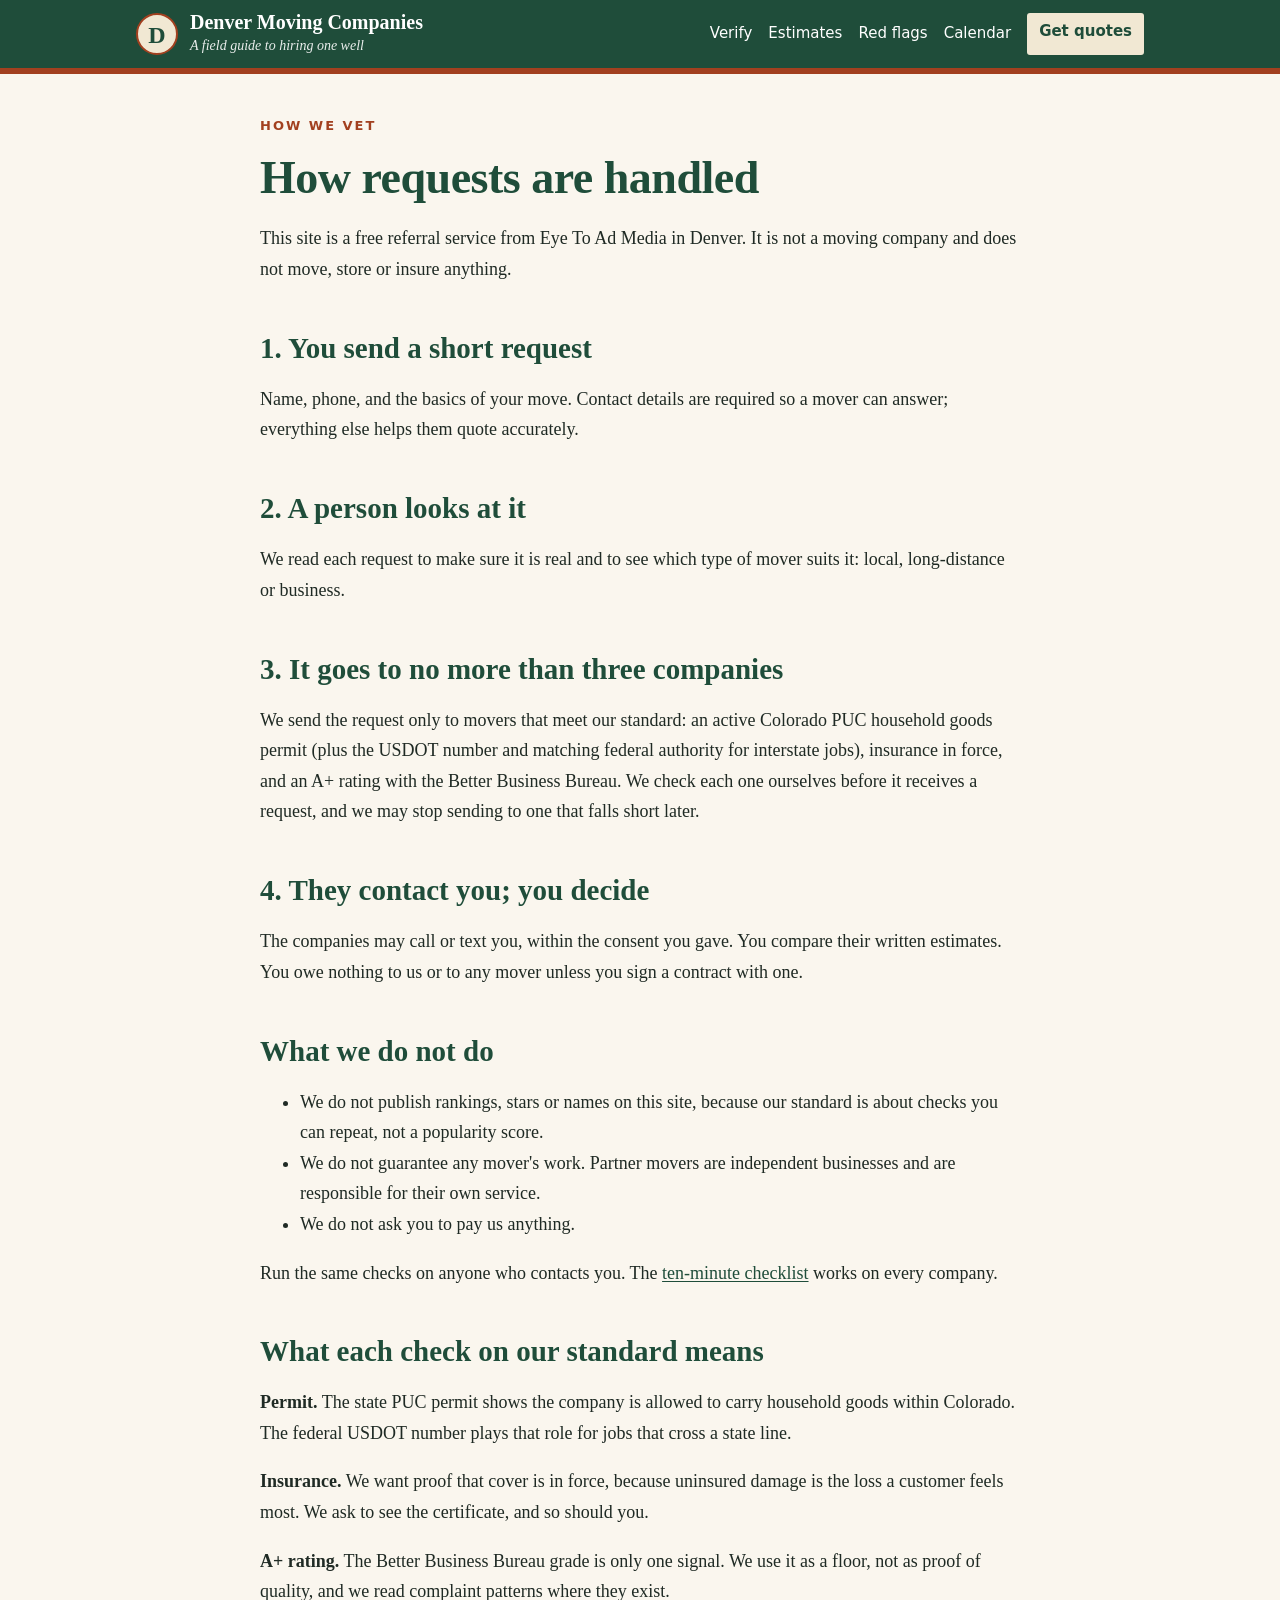
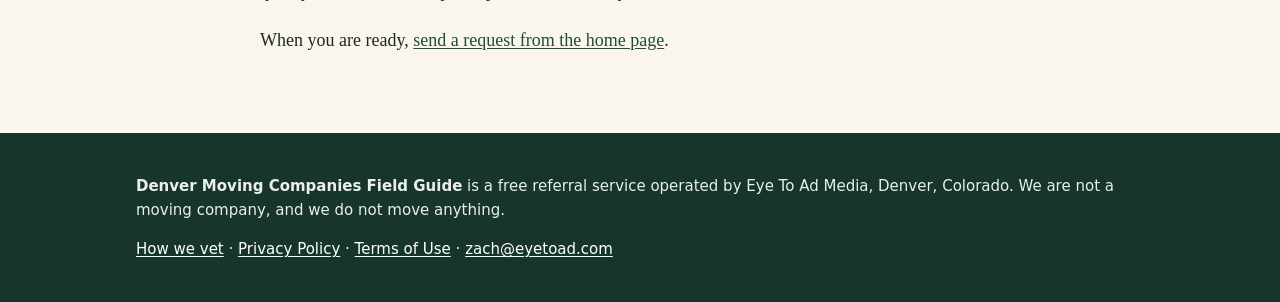
<file: how-it-works/index.html>
<!doctype html>
<html lang="en">
<head>
<meta charset="utf-8">
<meta name="viewport" content="width=device-width,initial-scale=1">
<meta http-equiv="Content-Security-Policy" content="default-src 'self'; script-src 'self'; style-src 'self'; img-src 'self' data:; base-uri 'self'; object-src 'none'; form-action 'none'; upgrade-insecure-requests">
<meta name="referrer" content="strict-origin-when-cross-origin">
<title>How We Vet Movers | Denver Moving Companies Field Guide</title>
<meta name="description" content="How a request on this site travels: a person reviews it, then it goes to no more than three movers that meet a stated permit, insurance and BBB standard.">
<link rel="canonical" href="https://movingcompaniesdenverco.com/how-it-works/">
<link rel="icon" href="/assets/icon.svg" type="image/svg+xml">
<link rel="stylesheet" href="/assets/site.css">
<meta property="og:type" content="website">
<meta property="og:title" content="How We Vet Movers | Denver Moving Companies Field Guide">
<meta property="og:description" content="How a request on this site travels: a person reviews it, then it goes to no more than three movers that meet a stated permit, insurance and BBB standard.">
<meta property="og:url" content="https://movingcompaniesdenverco.com/how-it-works/">
<script type="application/ld+json">
{"@context": "https://schema.org", "@graph": [{"@type": "WebSite", "@id": "https://movingcompaniesdenverco.com/#site", "url": "https://movingcompaniesdenverco.com/", "name": "Denver Moving Companies Field Guide", "publisher": {"@id": "https://movingcompaniesdenverco.com/#org"}}, {"@type": "Organization", "@id": "https://movingcompaniesdenverco.com/#org", "name": "Eye To Ad Media", "url": "https://movingcompaniesdenverco.com/", "areaServed": "Denver, Colorado"}]}
</script>
</head>
<body>
<a class="skip" href="#main">Skip to content</a>
<header class="mast"><div class="wrap">
<a class="brand" href="/"><span class="seal" aria-hidden="true">D</span><span><b>Denver Moving Companies</b><i>A field guide to hiring one well</i></span></a>
<nav aria-label="Main"><a href="/verify-a-mover/">Verify</a><a href="/estimates-and-contracts/">Estimates</a><a href="/red-flags/">Red flags</a><a href="/denver-moving-calendar/">Calendar</a><a class="navcta" href="/#ask">Get quotes</a></nav>
</div></header>
<main id="main">
<div class="wrap prose"><p class="eyebrow">How we vet</p><h1>How requests are handled</h1>
<p>This site is a free referral service from Eye To Ad Media in Denver. It is not a moving company and does not move, store or insure anything.</p>
<h2>1. You send a short request</h2>
<p>Name, phone, and the basics of your move. Contact details are required so a mover can answer; everything else helps them quote accurately.</p>
<h2>2. A person looks at it</h2>
<p>We read each request to make sure it is real and to see which type of mover suits it: local, long-distance or business.</p>
<h2>3. It goes to no more than three companies</h2>
<p>We send the request only to movers that meet our standard: an active Colorado PUC household goods permit (plus the USDOT number and matching federal authority for interstate jobs), insurance in force, and an A+ rating with the Better Business Bureau. We check each one ourselves before it receives a request, and we may stop sending to one that falls short later.</p>
<h2>4. They contact you; you decide</h2>
<p>The companies may call or text you, within the consent you gave. You compare their written estimates. You owe nothing to us or to any mover unless you sign a contract with one.</p>
<h2>What we do not do</h2>
<ul>
<li>We do not publish rankings, stars or names on this site, because our standard is about checks you can repeat, not a popularity score.</li>
<li>We do not guarantee any mover's work. Partner movers are independent businesses and are responsible for their own service.</li>
<li>We do not ask you to pay us anything.</li>
</ul>
<p>Run the same checks on anyone who contacts you. The <a href="/verify-a-mover/">ten-minute checklist</a> works on every company.</p>
<h2>What each check on our standard means</h2>
<p><b>Permit.</b> The state PUC permit shows the company is allowed to carry household goods within Colorado. The federal USDOT number plays that role for jobs that cross a state line.</p>
<p><b>Insurance.</b> We want proof that cover is in force, because uninsured damage is the loss a customer feels most. We ask to see the certificate, and so should you.</p>
<p><b>A+ rating.</b> The Better Business Bureau grade is only one signal. We use it as a floor, not as proof of quality, and we read complaint patterns where they exist.</p>
<p>When you are ready, <a href="/#ask">send a request from the home page</a>.</p></div>
</main>
<footer class="foot"><div class="wrap">
<p><b>Denver Moving Companies Field Guide</b> is a free referral service operated by Eye To Ad Media, Denver, Colorado. We are not a moving company, and we do not move anything.</p>
<p><a href="/how-it-works/">How we vet</a> &middot; <a href="/privacy/">Privacy Policy</a> &middot; <a href="/terms/">Terms of Use</a> &middot; <a href="mailto:zach@eyetoad.com">zach@eyetoad.com</a></p>
</div></footer>
</body>
</html>
</file>
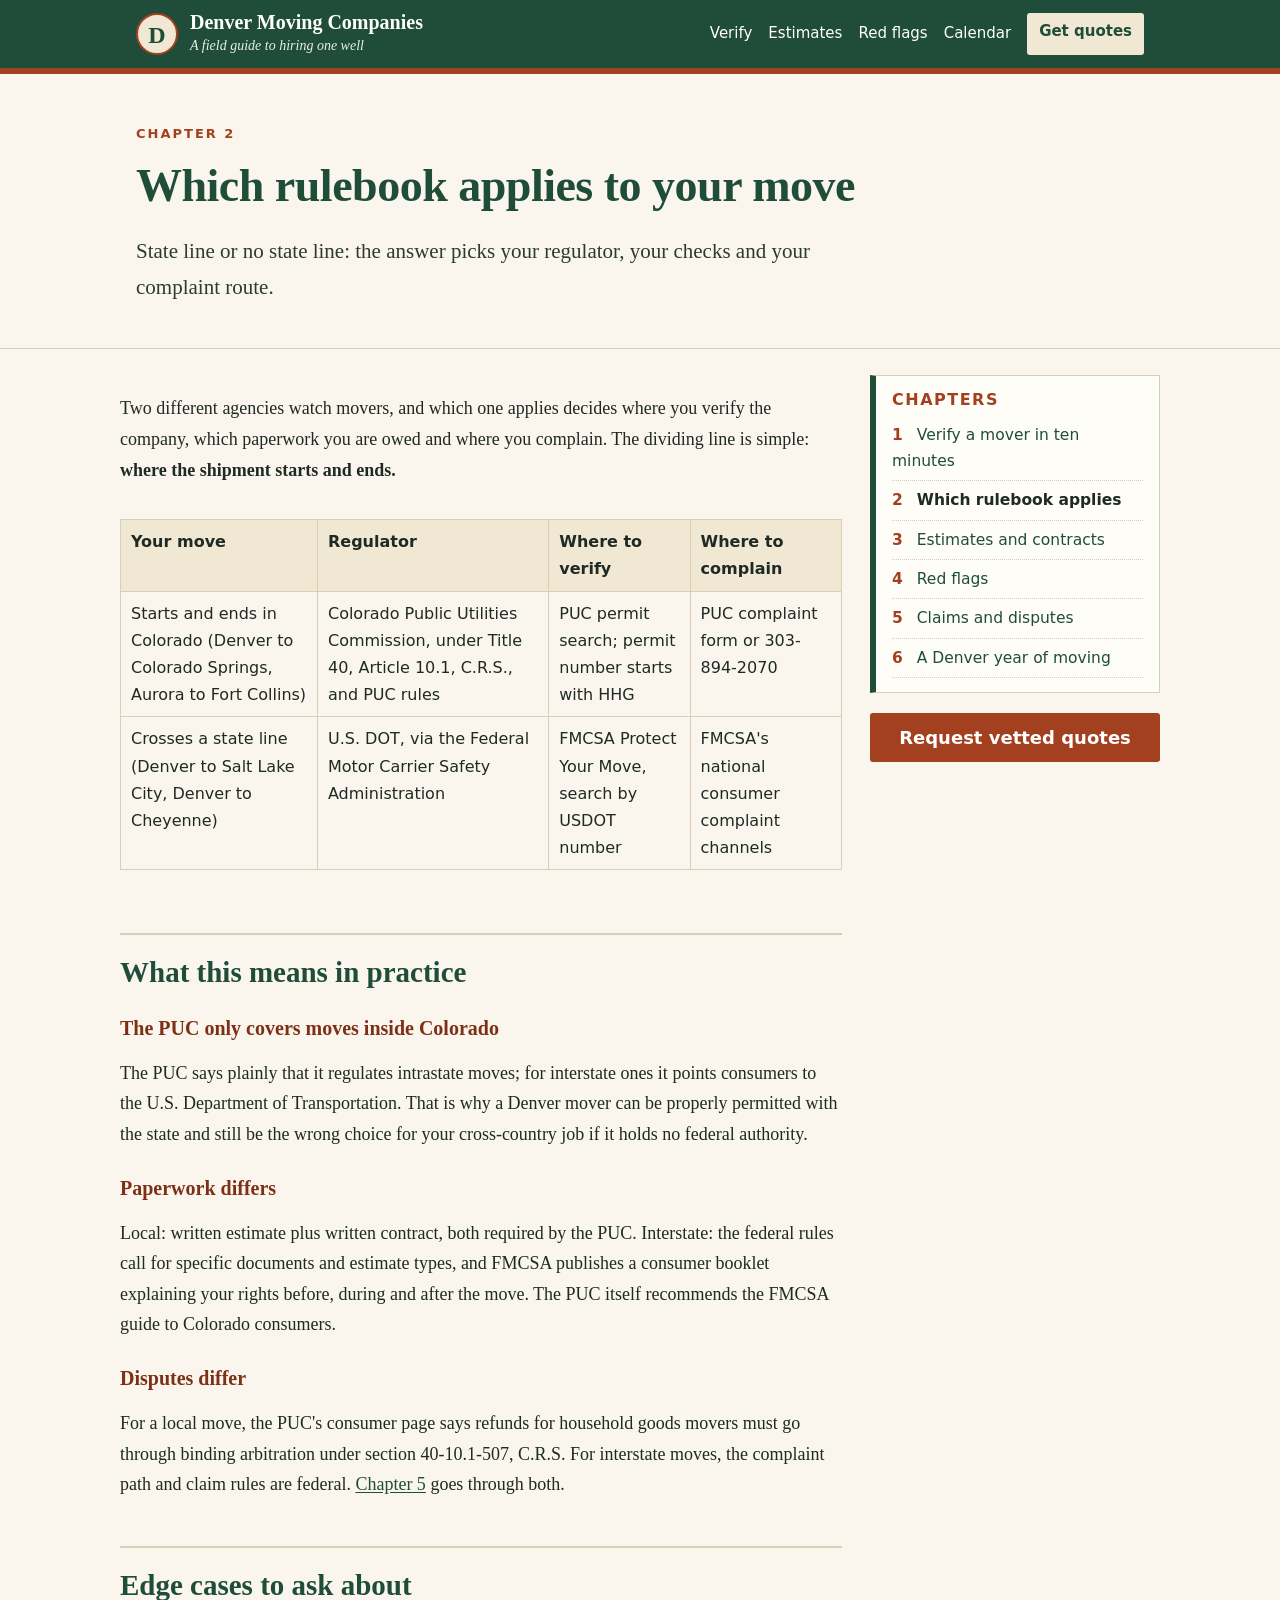
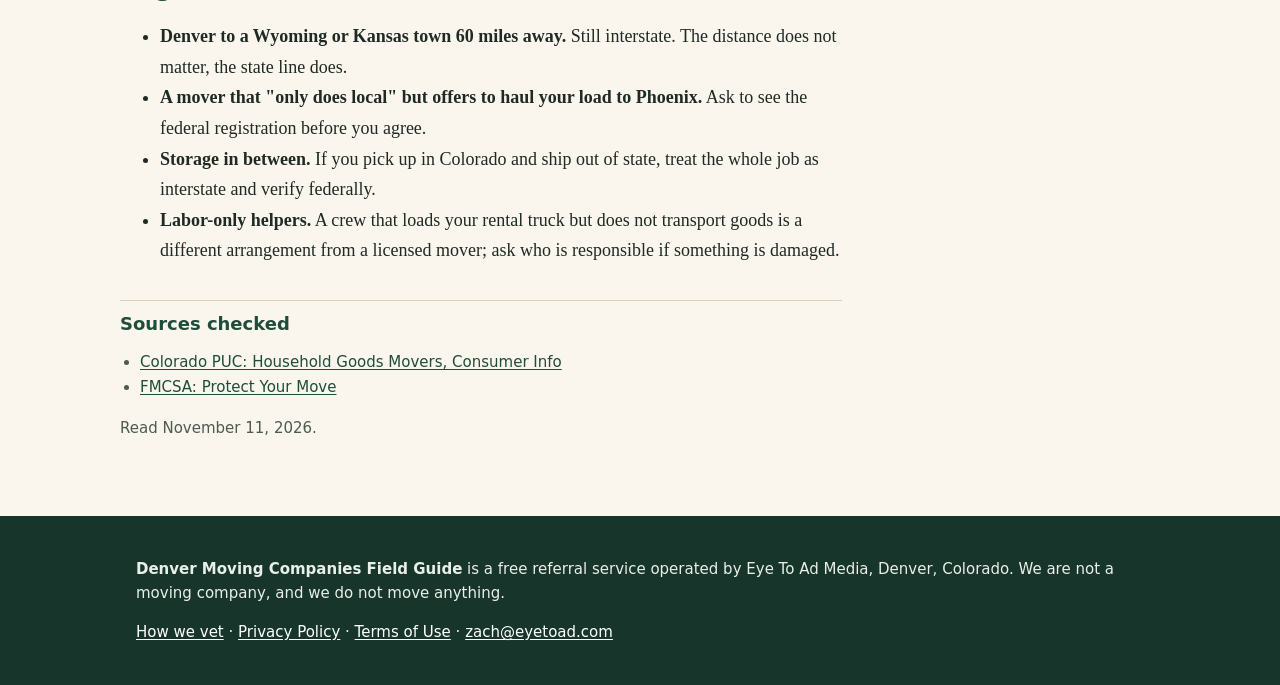
<file: local-or-interstate/index.html>
<!doctype html>
<html lang="en">
<head>
<meta charset="utf-8">
<meta name="viewport" content="width=device-width,initial-scale=1">
<meta http-equiv="Content-Security-Policy" content="default-src 'self'; script-src 'self'; style-src 'self'; img-src 'self' data:; base-uri 'self'; object-src 'none'; form-action 'none'; upgrade-insecure-requests">
<meta name="referrer" content="strict-origin-when-cross-origin">
<title>Local vs Interstate Movers in Colorado: Which Rules Apply</title>
<meta name="description" content="Colorado PUC regulates moves inside the state and the federal DOT regulates moves across state lines. See how that changes verification, paperwork and complaints.">
<link rel="canonical" href="https://movingcompaniesdenverco.com/local-or-interstate/">
<link rel="icon" href="/assets/icon.svg" type="image/svg+xml">
<link rel="stylesheet" href="/assets/site.css">
<meta property="og:type" content="website">
<meta property="og:title" content="Local vs Interstate Movers in Colorado: Which Rules Apply">
<meta property="og:description" content="Colorado PUC regulates moves inside the state and the federal DOT regulates moves across state lines. See how that changes verification, paperwork and complaints.">
<meta property="og:url" content="https://movingcompaniesdenverco.com/local-or-interstate/">
<script type="application/ld+json">
{"@context": "https://schema.org", "@graph": [{"@type": "WebSite", "@id": "https://movingcompaniesdenverco.com/#site", "url": "https://movingcompaniesdenverco.com/", "name": "Denver Moving Companies Field Guide", "publisher": {"@id": "https://movingcompaniesdenverco.com/#org"}}, {"@type": "Organization", "@id": "https://movingcompaniesdenverco.com/#org", "name": "Eye To Ad Media", "url": "https://movingcompaniesdenverco.com/", "areaServed": "Denver, Colorado"}, {"@type": "Article", "headline": "Local vs interstate movers in Colorado", "description": "Which regulator and rules apply to a Denver move.", "inLanguage": "en-US", "datePublished": "2026-11-11", "dateModified": "2026-11-11", "author": {"@type": "Organization", "name": "Eye To Ad Media"}, "publisher": {"@id": "https://movingcompaniesdenverco.com/#org"}, "mainEntityOfPage": "https://movingcompaniesdenverco.com/local-or-interstate/"}]}
</script>
</head>
<body>
<a class="skip" href="#main">Skip to content</a>
<header class="mast"><div class="wrap">
<a class="brand" href="/"><span class="seal" aria-hidden="true">D</span><span><b>Denver Moving Companies</b><i>A field guide to hiring one well</i></span></a>
<nav aria-label="Main"><a href="/verify-a-mover/">Verify</a><a href="/estimates-and-contracts/">Estimates</a><a href="/red-flags/">Red flags</a><a href="/denver-moving-calendar/">Calendar</a><a class="navcta" href="/#ask">Get quotes</a></nav>
</div></header>
<main id="main">
<div class="cover"><div class="wrap"><p class="eyebrow">Chapter 2</p><h1>Which rulebook applies to your move</h1><p class="lede">State line or no state line: the answer picks your regulator, your checks and your complaint route.</p></div></div>
<div class="wrap book"><article><p>Two different agencies watch movers, and which one applies decides where you verify the company, which paperwork you are owed and where you complain. The dividing line is simple: <b>where the shipment starts and ends.</b></p>
<div class="tablewrap"><table><thead><tr><th>Your move</th><th>Regulator</th><th>Where to verify</th><th>Where to complain</th></tr></thead><tbody>
<tr><td>Starts and ends in Colorado (Denver to Colorado Springs, Aurora to Fort Collins)</td><td>Colorado Public Utilities Commission, under Title 40, Article 10.1, C.R.S., and PUC rules</td><td>PUC permit search; permit number starts with HHG</td><td>PUC complaint form or 303-894-2070</td></tr>
<tr><td>Crosses a state line (Denver to Salt Lake City, Denver to Cheyenne)</td><td>U.S. DOT, via the Federal Motor Carrier Safety Administration</td><td>FMCSA Protect Your Move, search by USDOT number</td><td>FMCSA's national consumer complaint channels</td></tr>
</tbody></table></div>
<h2>What this means in practice</h2>
<h3>The PUC only covers moves inside Colorado</h3>
<p>The PUC says plainly that it regulates intrastate moves; for interstate ones it points consumers to the U.S. Department of Transportation. That is why a Denver mover can be properly permitted with the state and still be the wrong choice for your cross-country job if it holds no federal authority.</p>
<h3>Paperwork differs</h3>
<p>Local: written estimate plus written contract, both required by the PUC. Interstate: the federal rules call for specific documents and estimate types, and FMCSA publishes a consumer booklet explaining your rights before, during and after the move. The PUC itself recommends the FMCSA guide to Colorado consumers.</p>
<h3>Disputes differ</h3>
<p>For a local move, the PUC's consumer page says refunds for household goods movers must go through binding arbitration under section 40-10.1-507, C.R.S. For interstate moves, the complaint path and claim rules are federal. <a href="/claims-and-disputes/">Chapter 5</a> goes through both.</p>
<h2>Edge cases to ask about</h2>
<ul>
<li><b>Denver to a Wyoming or Kansas town 60 miles away.</b> Still interstate. The distance does not matter, the state line does.</li>
<li><b>A mover that "only does local" but offers to haul your load to Phoenix.</b> Ask to see the federal registration before you agree.</li>
<li><b>Storage in between.</b> If you pick up in Colorado and ship out of state, treat the whole job as interstate and verify federally.</li>
<li><b>Labor-only helpers.</b> A crew that loads your rental truck but does not transport goods is a different arrangement from a licensed mover; ask who is responsible if something is damaged.</li>
</ul><div class="src"><h2>Sources checked</h2><ul><li><a href="https://puc.colorado.gov/household-goods-movers-consumer-info" rel="nofollow noopener" target="_blank">Colorado PUC: Household Goods Movers, Consumer Info</a></li><li><a href="https://www.fmcsa.dot.gov/protect-your-move" rel="nofollow noopener" target="_blank">FMCSA: Protect Your Move</a></li></ul><p>Read November 11, 2026.</p></div></article><aside><nav class="toc" aria-label="Chapters"><h2>Chapters</h2><ol><li><a href="/verify-a-mover/"><b>1</b>Verify a mover in ten minutes</a></li><li><a href="/local-or-interstate/" aria-current="page"><b>2</b>Which rulebook applies</a></li><li><a href="/estimates-and-contracts/"><b>3</b>Estimates and contracts</a></li><li><a href="/red-flags/"><b>4</b>Red flags</a></li><li><a href="/claims-and-disputes/"><b>5</b>Claims and disputes</a></li><li><a href="/denver-moving-calendar/"><b>6</b>A Denver year of moving</a></li></ol></nav><p><a class="cta" href="/#ask">Request vetted quotes</a></p></aside></div>
</main>
<footer class="foot"><div class="wrap">
<p><b>Denver Moving Companies Field Guide</b> is a free referral service operated by Eye To Ad Media, Denver, Colorado. We are not a moving company, and we do not move anything.</p>
<p><a href="/how-it-works/">How we vet</a> &middot; <a href="/privacy/">Privacy Policy</a> &middot; <a href="/terms/">Terms of Use</a> &middot; <a href="mailto:zach@eyetoad.com">zach@eyetoad.com</a></p>
</div></footer>
</body>
</html>
</file>
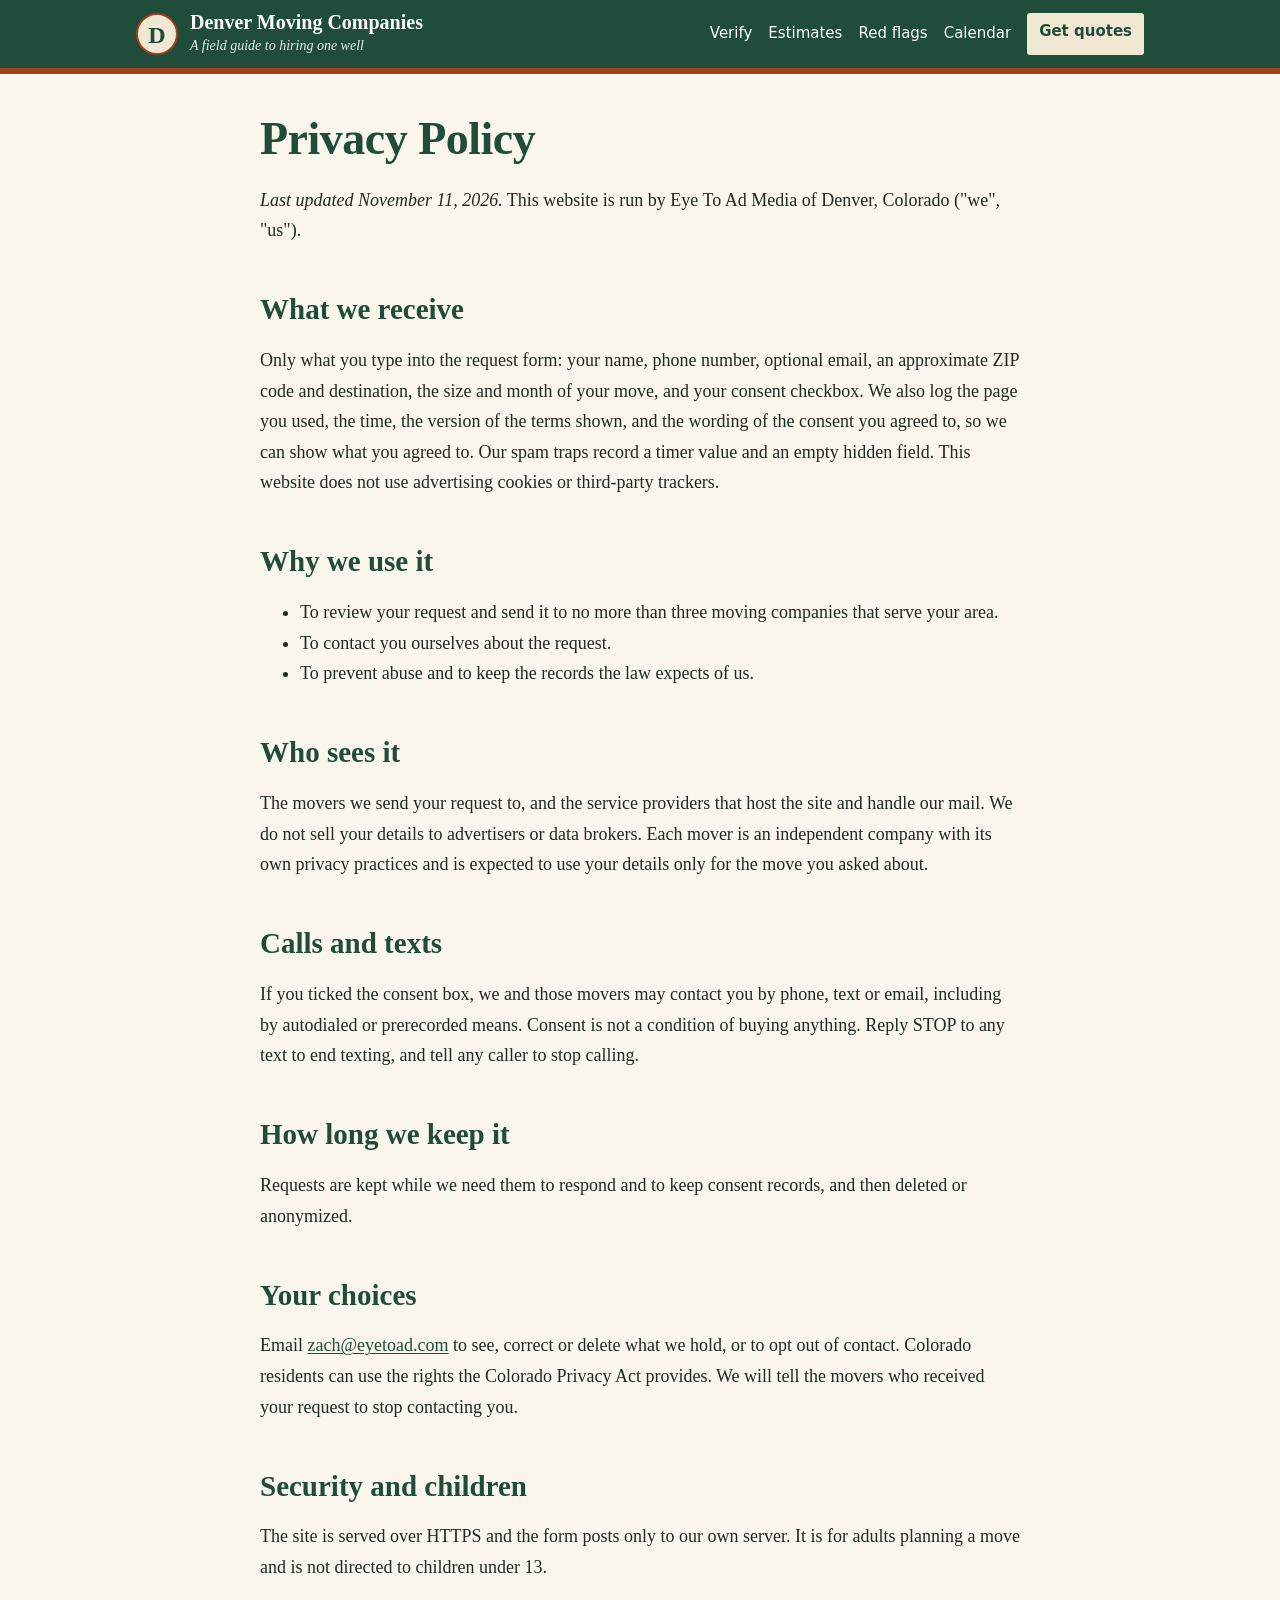
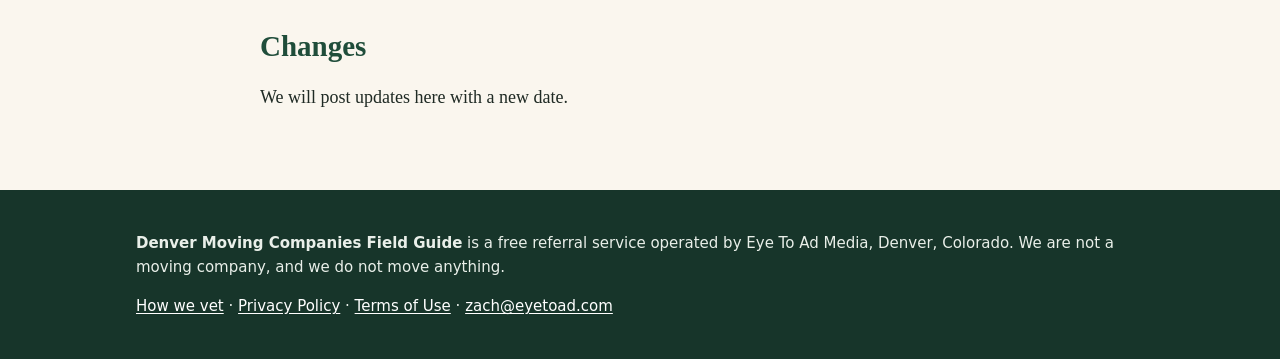
<file: privacy/index.html>
<!doctype html>
<html lang="en">
<head>
<meta charset="utf-8">
<meta name="viewport" content="width=device-width,initial-scale=1">
<meta http-equiv="Content-Security-Policy" content="default-src 'self'; script-src 'self'; style-src 'self'; img-src 'self' data:; base-uri 'self'; object-src 'none'; form-action 'none'; upgrade-insecure-requests">
<meta name="referrer" content="strict-origin-when-cross-origin">
<title>Privacy Policy | Denver Moving Companies Field Guide</title>
<meta name="description" content="What this site collects through its request form, who receives it, and how to delete it.">
<meta name="robots" content="noindex,follow">
<link rel="canonical" href="https://movingcompaniesdenverco.com/privacy/">
<link rel="icon" href="/assets/icon.svg" type="image/svg+xml">
<link rel="stylesheet" href="/assets/site.css">
<meta property="og:type" content="website">
<meta property="og:title" content="Privacy Policy | Denver Moving Companies Field Guide">
<meta property="og:description" content="What this site collects through its request form, who receives it, and how to delete it.">
<meta property="og:url" content="https://movingcompaniesdenverco.com/privacy/">
<script type="application/ld+json">
{"@context": "https://schema.org", "@graph": [{"@type": "WebSite", "@id": "https://movingcompaniesdenverco.com/#site", "url": "https://movingcompaniesdenverco.com/", "name": "Denver Moving Companies Field Guide", "publisher": {"@id": "https://movingcompaniesdenverco.com/#org"}}, {"@type": "Organization", "@id": "https://movingcompaniesdenverco.com/#org", "name": "Eye To Ad Media", "url": "https://movingcompaniesdenverco.com/", "areaServed": "Denver, Colorado"}]}
</script>
</head>
<body>
<a class="skip" href="#main">Skip to content</a>
<header class="mast"><div class="wrap">
<a class="brand" href="/"><span class="seal" aria-hidden="true">D</span><span><b>Denver Moving Companies</b><i>A field guide to hiring one well</i></span></a>
<nav aria-label="Main"><a href="/verify-a-mover/">Verify</a><a href="/estimates-and-contracts/">Estimates</a><a href="/red-flags/">Red flags</a><a href="/denver-moving-calendar/">Calendar</a><a class="navcta" href="/#ask">Get quotes</a></nav>
</div></header>
<main id="main">
<div class="wrap prose"><h1>Privacy Policy</h1>
<p><em>Last updated November 11, 2026.</em> This website is run by Eye To Ad Media of Denver, Colorado ("we", "us").</p>
<h2>What we receive</h2>
<p>Only what you type into the request form: your name, phone number, optional email, an approximate ZIP code and destination, the size and month of your move, and your consent checkbox. We also log the page you used, the time, the version of the terms shown, and the wording of the consent you agreed to, so we can show what you agreed to. Our spam traps record a timer value and an empty hidden field. This website does not use advertising cookies or third-party trackers.</p>
<h2>Why we use it</h2>
<ul><li>To review your request and send it to no more than three moving companies that serve your area.</li><li>To contact you ourselves about the request.</li><li>To prevent abuse and to keep the records the law expects of us.</li></ul>
<h2>Who sees it</h2>
<p>The movers we send your request to, and the service providers that host the site and handle our mail. We do not sell your details to advertisers or data brokers. Each mover is an independent company with its own privacy practices and is expected to use your details only for the move you asked about.</p>
<h2>Calls and texts</h2>
<p>If you ticked the consent box, we and those movers may contact you by phone, text or email, including by autodialed or prerecorded means. Consent is not a condition of buying anything. Reply STOP to any text to end texting, and tell any caller to stop calling.</p>
<h2>How long we keep it</h2>
<p>Requests are kept while we need them to respond and to keep consent records, and then deleted or anonymized.</p>
<h2>Your choices</h2>
<p>Email <a href="mailto:zach@eyetoad.com">zach@eyetoad.com</a> to see, correct or delete what we hold, or to opt out of contact. Colorado residents can use the rights the Colorado Privacy Act provides. We will tell the movers who received your request to stop contacting you.</p>
<h2>Security and children</h2>
<p>The site is served over HTTPS and the form posts only to our own server. It is for adults planning a move and is not directed to children under 13.</p>
<h2>Changes</h2>
<p>We will post updates here with a new date.</p></div>
</main>
<footer class="foot"><div class="wrap">
<p><b>Denver Moving Companies Field Guide</b> is a free referral service operated by Eye To Ad Media, Denver, Colorado. We are not a moving company, and we do not move anything.</p>
<p><a href="/how-it-works/">How we vet</a> &middot; <a href="/privacy/">Privacy Policy</a> &middot; <a href="/terms/">Terms of Use</a> &middot; <a href="mailto:zach@eyetoad.com">zach@eyetoad.com</a></p>
</div></footer>
</body>
</html>
</file>
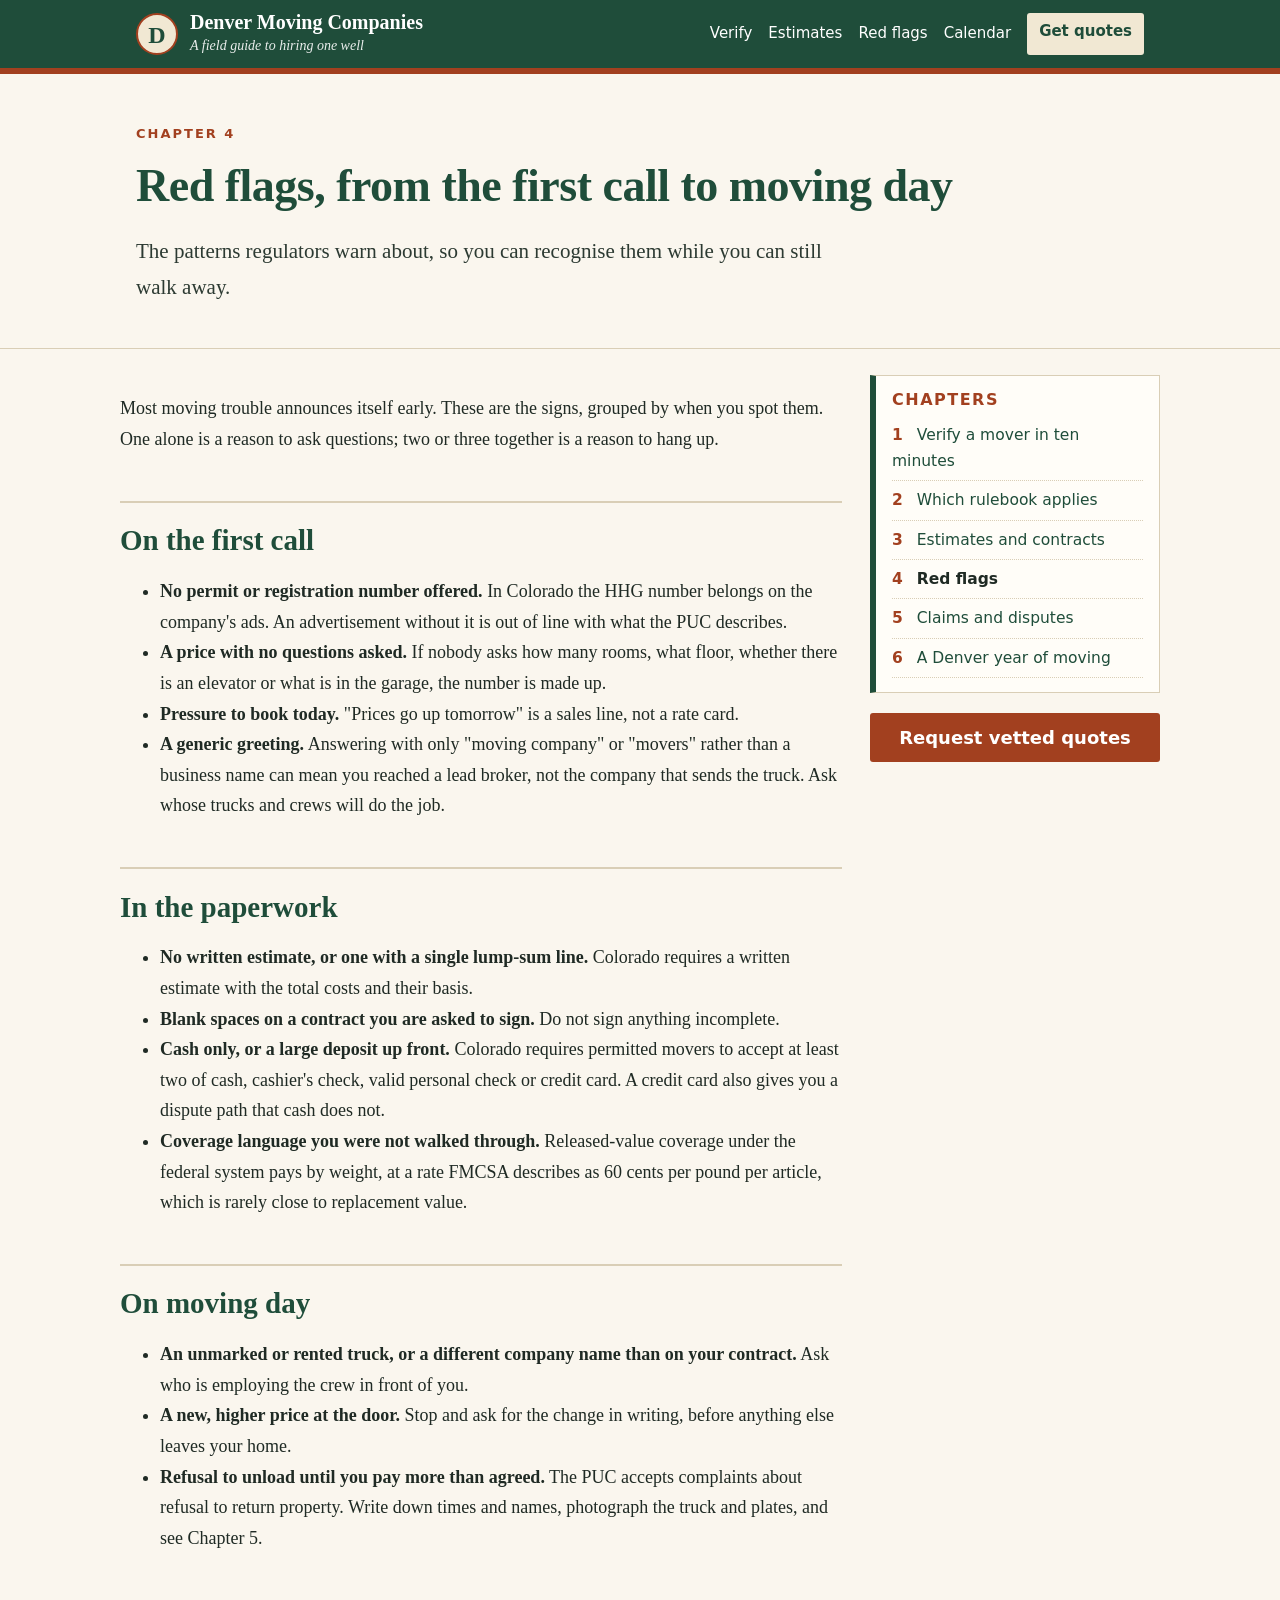
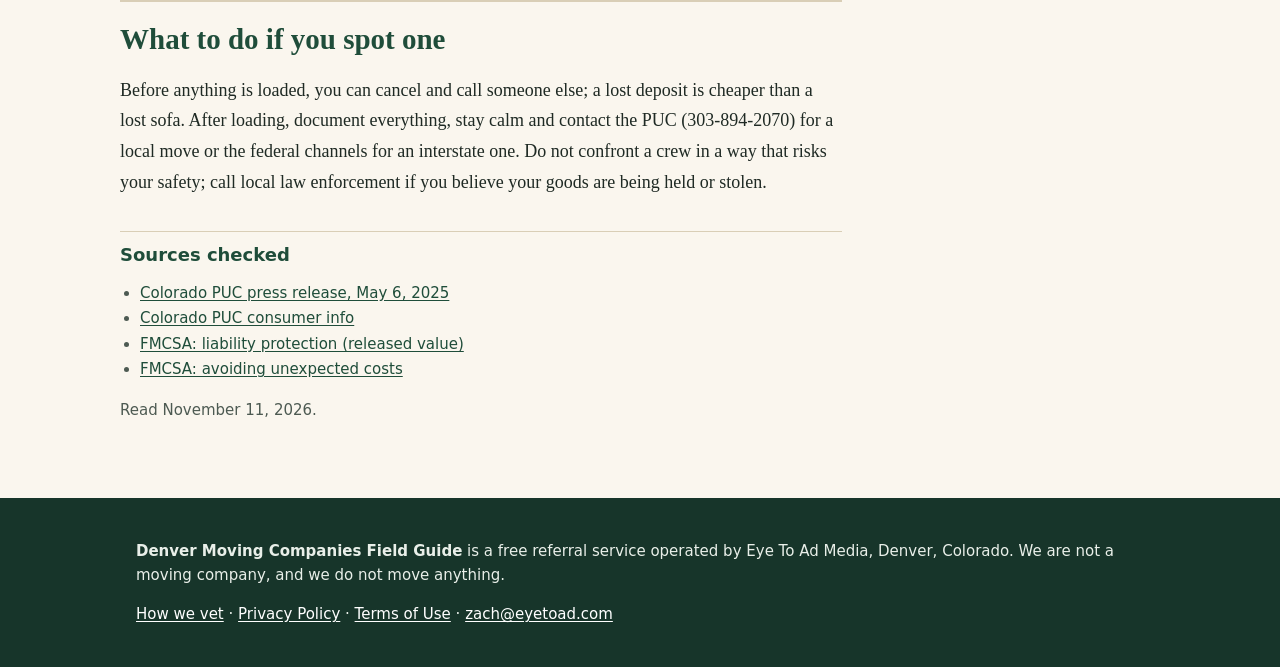
<file: red-flags/index.html>
<!doctype html>
<html lang="en">
<head>
<meta charset="utf-8">
<meta name="viewport" content="width=device-width,initial-scale=1">
<meta http-equiv="Content-Security-Policy" content="default-src 'self'; script-src 'self'; style-src 'self'; img-src 'self' data:; base-uri 'self'; object-src 'none'; form-action 'none'; upgrade-insecure-requests">
<meta name="referrer" content="strict-origin-when-cross-origin">
<title>Moving Company Red Flags: Phone, Paperwork and Moving Day</title>
<meta name="description" content="Warning signs of a bad moving company, grouped by when you notice them: first call, paperwork and moving day, with Colorado PUC and FMCSA guidance.">
<link rel="canonical" href="https://movingcompaniesdenverco.com/red-flags/">
<link rel="icon" href="/assets/icon.svg" type="image/svg+xml">
<link rel="stylesheet" href="/assets/site.css">
<meta property="og:type" content="website">
<meta property="og:title" content="Moving Company Red Flags: Phone, Paperwork and Moving Day">
<meta property="og:description" content="Warning signs of a bad moving company, grouped by when you notice them: first call, paperwork and moving day, with Colorado PUC and FMCSA guidance.">
<meta property="og:url" content="https://movingcompaniesdenverco.com/red-flags/">
<script type="application/ld+json">
{"@context": "https://schema.org", "@graph": [{"@type": "WebSite", "@id": "https://movingcompaniesdenverco.com/#site", "url": "https://movingcompaniesdenverco.com/", "name": "Denver Moving Companies Field Guide", "publisher": {"@id": "https://movingcompaniesdenverco.com/#org"}}, {"@type": "Organization", "@id": "https://movingcompaniesdenverco.com/#org", "name": "Eye To Ad Media", "url": "https://movingcompaniesdenverco.com/", "areaServed": "Denver, Colorado"}, {"@type": "Article", "headline": "Moving company red flags", "description": "Warning signs of a bad moving company.", "inLanguage": "en-US", "datePublished": "2026-11-11", "dateModified": "2026-11-11", "author": {"@type": "Organization", "name": "Eye To Ad Media"}, "publisher": {"@id": "https://movingcompaniesdenverco.com/#org"}, "mainEntityOfPage": "https://movingcompaniesdenverco.com/red-flags/"}]}
</script>
</head>
<body>
<a class="skip" href="#main">Skip to content</a>
<header class="mast"><div class="wrap">
<a class="brand" href="/"><span class="seal" aria-hidden="true">D</span><span><b>Denver Moving Companies</b><i>A field guide to hiring one well</i></span></a>
<nav aria-label="Main"><a href="/verify-a-mover/">Verify</a><a href="/estimates-and-contracts/">Estimates</a><a href="/red-flags/">Red flags</a><a href="/denver-moving-calendar/">Calendar</a><a class="navcta" href="/#ask">Get quotes</a></nav>
</div></header>
<main id="main">
<div class="cover"><div class="wrap"><p class="eyebrow">Chapter 4</p><h1>Red flags, from the first call to moving day</h1><p class="lede">The patterns regulators warn about, so you can recognise them while you can still walk away.</p></div></div>
<div class="wrap book"><article><p>Most moving trouble announces itself early. These are the signs, grouped by when you spot them. One alone is a reason to ask questions; two or three together is a reason to hang up.</p>
<h2>On the first call</h2>
<ul>
<li><b>No permit or registration number offered.</b> In Colorado the HHG number belongs on the company's ads. An advertisement without it is out of line with what the PUC describes.</li>
<li><b>A price with no questions asked.</b> If nobody asks how many rooms, what floor, whether there is an elevator or what is in the garage, the number is made up.</li>
<li><b>Pressure to book today.</b> "Prices go up tomorrow" is a sales line, not a rate card.</li>
<li><b>A generic greeting.</b> Answering with only "moving company" or "movers" rather than a business name can mean you reached a lead broker, not the company that sends the truck. Ask whose trucks and crews will do the job.</li>
</ul>
<h2>In the paperwork</h2>
<ul>
<li><b>No written estimate, or one with a single lump-sum line.</b> Colorado requires a written estimate with the total costs and their basis.</li>
<li><b>Blank spaces on a contract you are asked to sign.</b> Do not sign anything incomplete.</li>
<li><b>Cash only, or a large deposit up front.</b> Colorado requires permitted movers to accept at least two of cash, cashier's check, valid personal check or credit card. A credit card also gives you a dispute path that cash does not.</li>
<li><b>Coverage language you were not walked through.</b> Released-value coverage under the federal system pays by weight, at a rate FMCSA describes as 60 cents per pound per article, which is rarely close to replacement value.</li>
</ul>
<h2>On moving day</h2>
<ul>
<li><b>An unmarked or rented truck, or a different company name than on your contract.</b> Ask who is employing the crew in front of you.</li>
<li><b>A new, higher price at the door.</b> Stop and ask for the change in writing, before anything else leaves your home.</li>
<li><b>Refusal to unload until you pay more than agreed.</b> The PUC accepts complaints about refusal to return property. Write down times and names, photograph the truck and plates, and see Chapter 5.</li>
</ul>
<h2>What to do if you spot one</h2>
<p>Before anything is loaded, you can cancel and call someone else; a lost deposit is cheaper than a lost sofa. After loading, document everything, stay calm and contact the PUC (303-894-2070) for a local move or the federal channels for an interstate one. Do not confront a crew in a way that risks your safety; call local law enforcement if you believe your goods are being held or stolen.</p><div class="src"><h2>Sources checked</h2><ul><li><a href="https://puc.colorado.gov/press-release/fraud-alert-dont-become-a-victim-when-moving" rel="nofollow noopener" target="_blank">Colorado PUC press release, May 6, 2025</a></li><li><a href="https://puc.colorado.gov/household-goods-movers-consumer-info" rel="nofollow noopener" target="_blank">Colorado PUC consumer info</a></li><li><a href="https://www.fmcsa.dot.gov/consumer-protection/protect-your-move/are-you-moving/liability-protection" rel="nofollow noopener" target="_blank">FMCSA: liability protection (released value)</a></li><li><a href="https://www.fmcsa.dot.gov/consumer-protection/protect-your-move/how-can-i-avoid-unexpected-moving-costs" rel="nofollow noopener" target="_blank">FMCSA: avoiding unexpected costs</a></li></ul><p>Read November 11, 2026.</p></div></article><aside><nav class="toc" aria-label="Chapters"><h2>Chapters</h2><ol><li><a href="/verify-a-mover/"><b>1</b>Verify a mover in ten minutes</a></li><li><a href="/local-or-interstate/"><b>2</b>Which rulebook applies</a></li><li><a href="/estimates-and-contracts/"><b>3</b>Estimates and contracts</a></li><li><a href="/red-flags/" aria-current="page"><b>4</b>Red flags</a></li><li><a href="/claims-and-disputes/"><b>5</b>Claims and disputes</a></li><li><a href="/denver-moving-calendar/"><b>6</b>A Denver year of moving</a></li></ol></nav><p><a class="cta" href="/#ask">Request vetted quotes</a></p></aside></div>
</main>
<footer class="foot"><div class="wrap">
<p><b>Denver Moving Companies Field Guide</b> is a free referral service operated by Eye To Ad Media, Denver, Colorado. We are not a moving company, and we do not move anything.</p>
<p><a href="/how-it-works/">How we vet</a> &middot; <a href="/privacy/">Privacy Policy</a> &middot; <a href="/terms/">Terms of Use</a> &middot; <a href="mailto:zach@eyetoad.com">zach@eyetoad.com</a></p>
</div></footer>
</body>
</html>
</file>
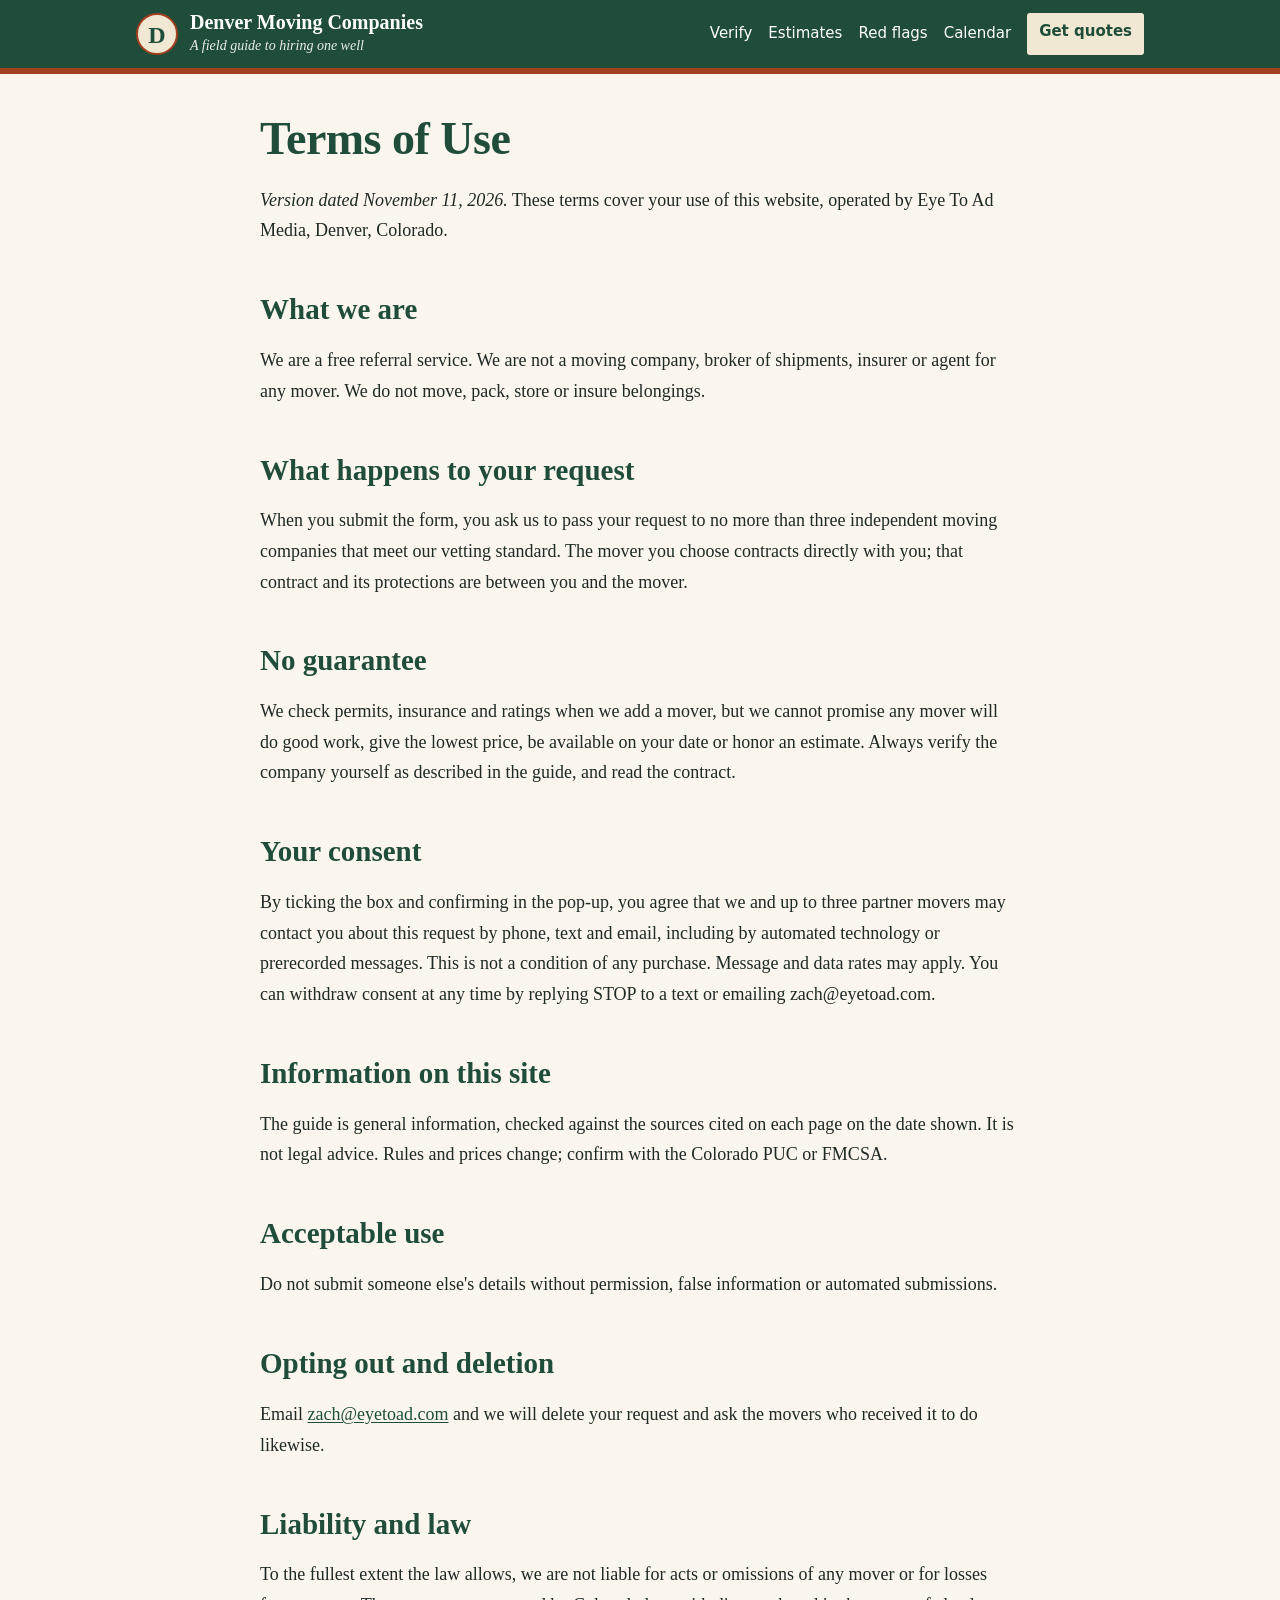
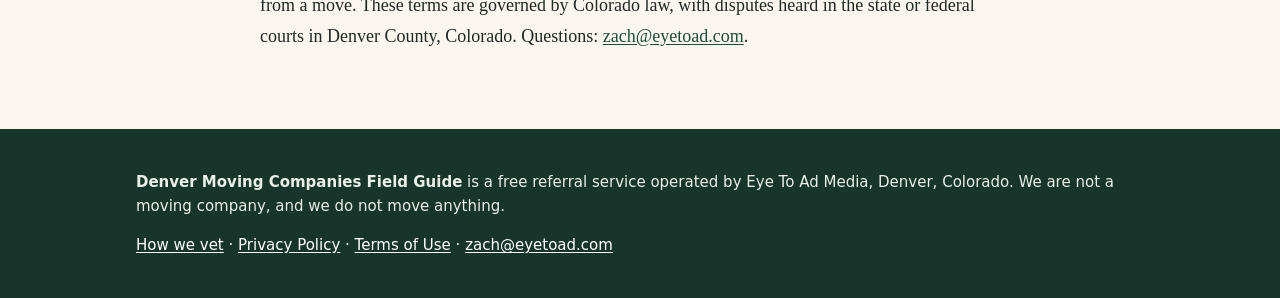
<file: terms/index.html>
<!doctype html>
<html lang="en">
<head>
<meta charset="utf-8">
<meta name="viewport" content="width=device-width,initial-scale=1">
<meta http-equiv="Content-Security-Policy" content="default-src 'self'; script-src 'self'; style-src 'self'; img-src 'self' data:; base-uri 'self'; object-src 'none'; form-action 'none'; upgrade-insecure-requests">
<meta name="referrer" content="strict-origin-when-cross-origin">
<title>Terms of Use | Denver Moving Companies Field Guide</title>
<meta name="description" content="Referral-service terms: we are not a mover, no guarantee, partner independence, consent, opt-out and Colorado law.">
<meta name="robots" content="noindex,follow">
<link rel="canonical" href="https://movingcompaniesdenverco.com/terms/">
<link rel="icon" href="/assets/icon.svg" type="image/svg+xml">
<link rel="stylesheet" href="/assets/site.css">
<meta property="og:type" content="website">
<meta property="og:title" content="Terms of Use | Denver Moving Companies Field Guide">
<meta property="og:description" content="Referral-service terms: we are not a mover, no guarantee, partner independence, consent, opt-out and Colorado law.">
<meta property="og:url" content="https://movingcompaniesdenverco.com/terms/">
<script type="application/ld+json">
{"@context": "https://schema.org", "@graph": [{"@type": "WebSite", "@id": "https://movingcompaniesdenverco.com/#site", "url": "https://movingcompaniesdenverco.com/", "name": "Denver Moving Companies Field Guide", "publisher": {"@id": "https://movingcompaniesdenverco.com/#org"}}, {"@type": "Organization", "@id": "https://movingcompaniesdenverco.com/#org", "name": "Eye To Ad Media", "url": "https://movingcompaniesdenverco.com/", "areaServed": "Denver, Colorado"}]}
</script>
</head>
<body>
<a class="skip" href="#main">Skip to content</a>
<header class="mast"><div class="wrap">
<a class="brand" href="/"><span class="seal" aria-hidden="true">D</span><span><b>Denver Moving Companies</b><i>A field guide to hiring one well</i></span></a>
<nav aria-label="Main"><a href="/verify-a-mover/">Verify</a><a href="/estimates-and-contracts/">Estimates</a><a href="/red-flags/">Red flags</a><a href="/denver-moving-calendar/">Calendar</a><a class="navcta" href="/#ask">Get quotes</a></nav>
</div></header>
<main id="main">
<div class="wrap prose"><h1>Terms of Use</h1>
<p><em>Version dated November 11, 2026.</em> These terms cover your use of this website, operated by Eye To Ad Media, Denver, Colorado.</p>
<h2>What we are</h2>
<p>We are a free referral service. We are not a moving company, broker of shipments, insurer or agent for any mover. We do not move, pack, store or insure belongings.</p>
<h2>What happens to your request</h2>
<p>When you submit the form, you ask us to pass your request to no more than three independent moving companies that meet our vetting standard. The mover you choose contracts directly with you; that contract and its protections are between you and the mover.</p>
<h2>No guarantee</h2>
<p>We check permits, insurance and ratings when we add a mover, but we cannot promise any mover will do good work, give the lowest price, be available on your date or honor an estimate. Always verify the company yourself as described in the guide, and read the contract.</p>
<h2>Your consent</h2>
<p>By ticking the box and confirming in the pop-up, you agree that we and up to three partner movers may contact you about this request by phone, text and email, including by automated technology or prerecorded messages. This is not a condition of any purchase. Message and data rates may apply. You can withdraw consent at any time by replying STOP to a text or emailing zach@eyetoad.com.</p>
<h2>Information on this site</h2>
<p>The guide is general information, checked against the sources cited on each page on the date shown. It is not legal advice. Rules and prices change; confirm with the Colorado PUC or FMCSA.</p>
<h2>Acceptable use</h2>
<p>Do not submit someone else's details without permission, false information or automated submissions.</p>
<h2>Opting out and deletion</h2>
<p>Email <a href="mailto:zach@eyetoad.com">zach@eyetoad.com</a> and we will delete your request and ask the movers who received it to do likewise.</p>
<h2>Liability and law</h2>
<p>To the fullest extent the law allows, we are not liable for acts or omissions of any mover or for losses from a move. These terms are governed by Colorado law, with disputes heard in the state or federal courts in Denver County, Colorado. Questions: <a href="mailto:zach@eyetoad.com">zach@eyetoad.com</a>.</p></div>
</main>
<footer class="foot"><div class="wrap">
<p><b>Denver Moving Companies Field Guide</b> is a free referral service operated by Eye To Ad Media, Denver, Colorado. We are not a moving company, and we do not move anything.</p>
<p><a href="/how-it-works/">How we vet</a> &middot; <a href="/privacy/">Privacy Policy</a> &middot; <a href="/terms/">Terms of Use</a> &middot; <a href="mailto:zach@eyetoad.com">zach@eyetoad.com</a></p>
</div></footer>
</body>
</html>
</file>
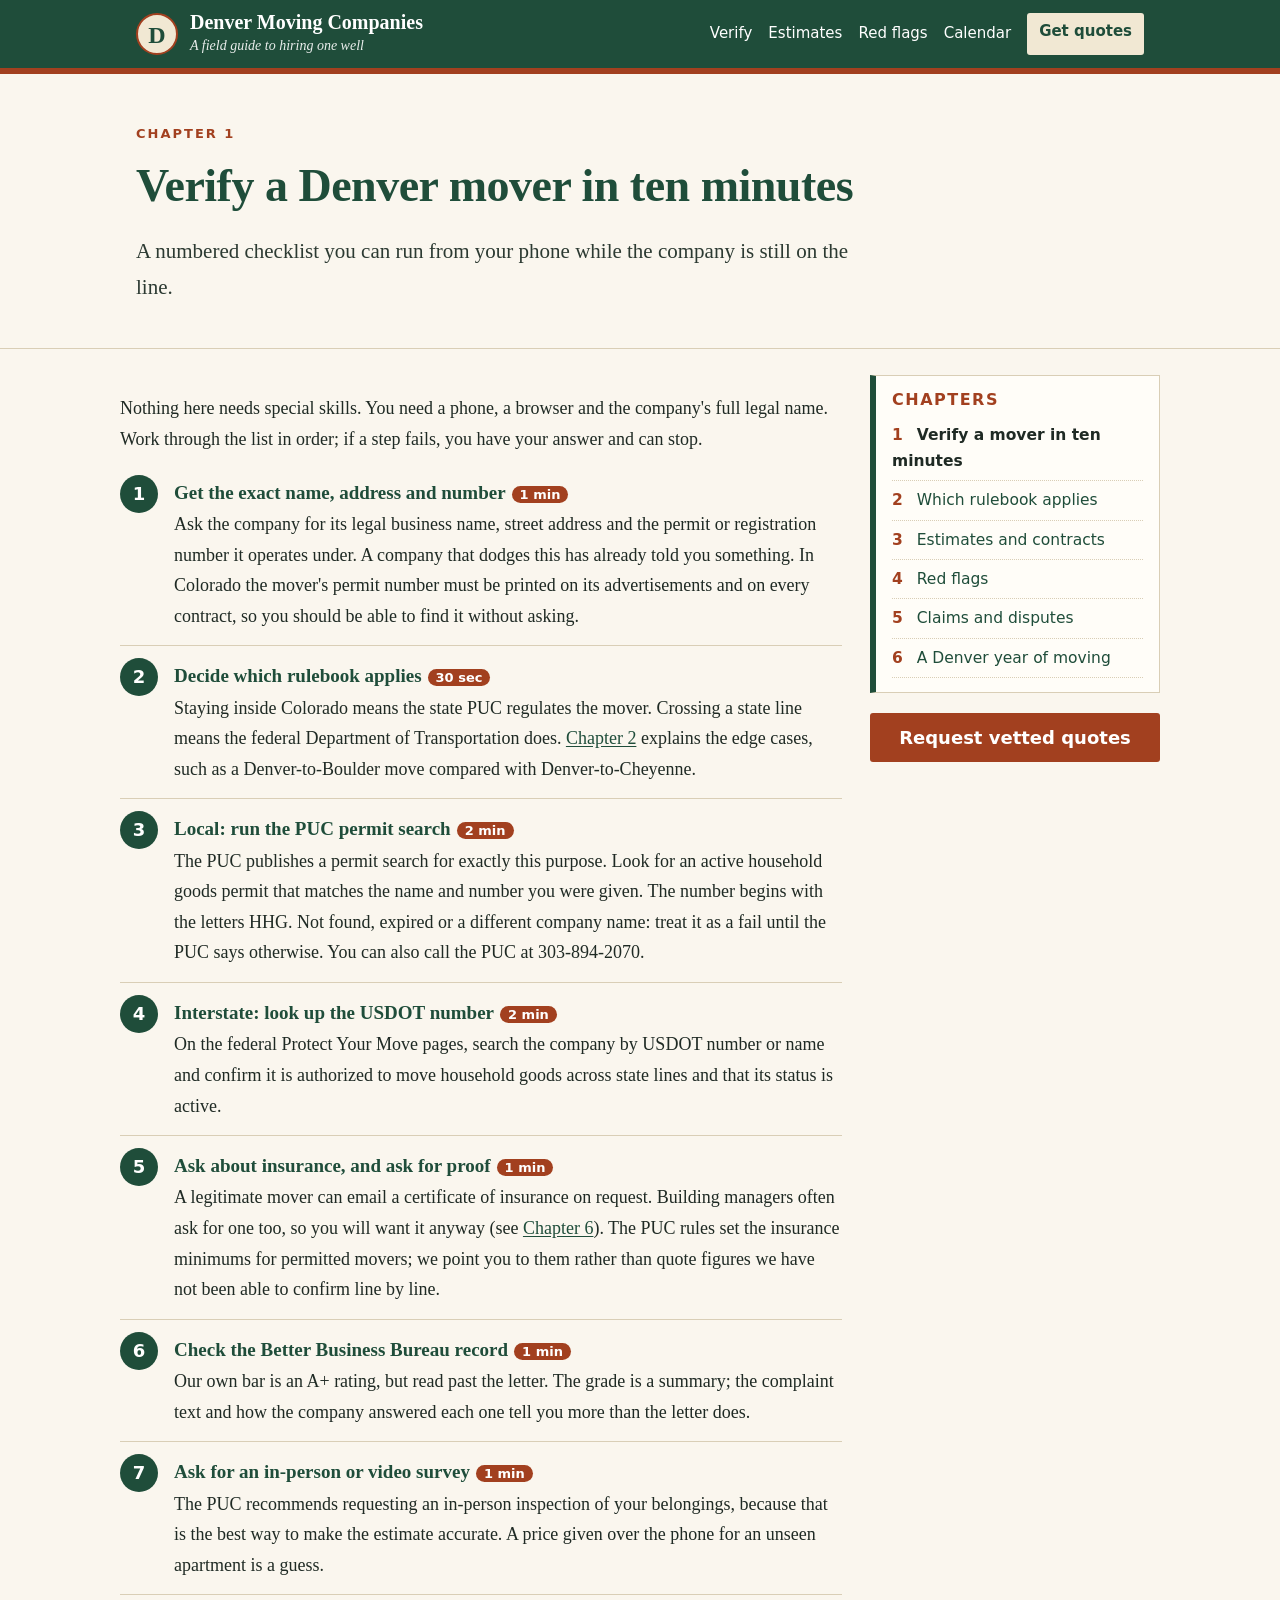
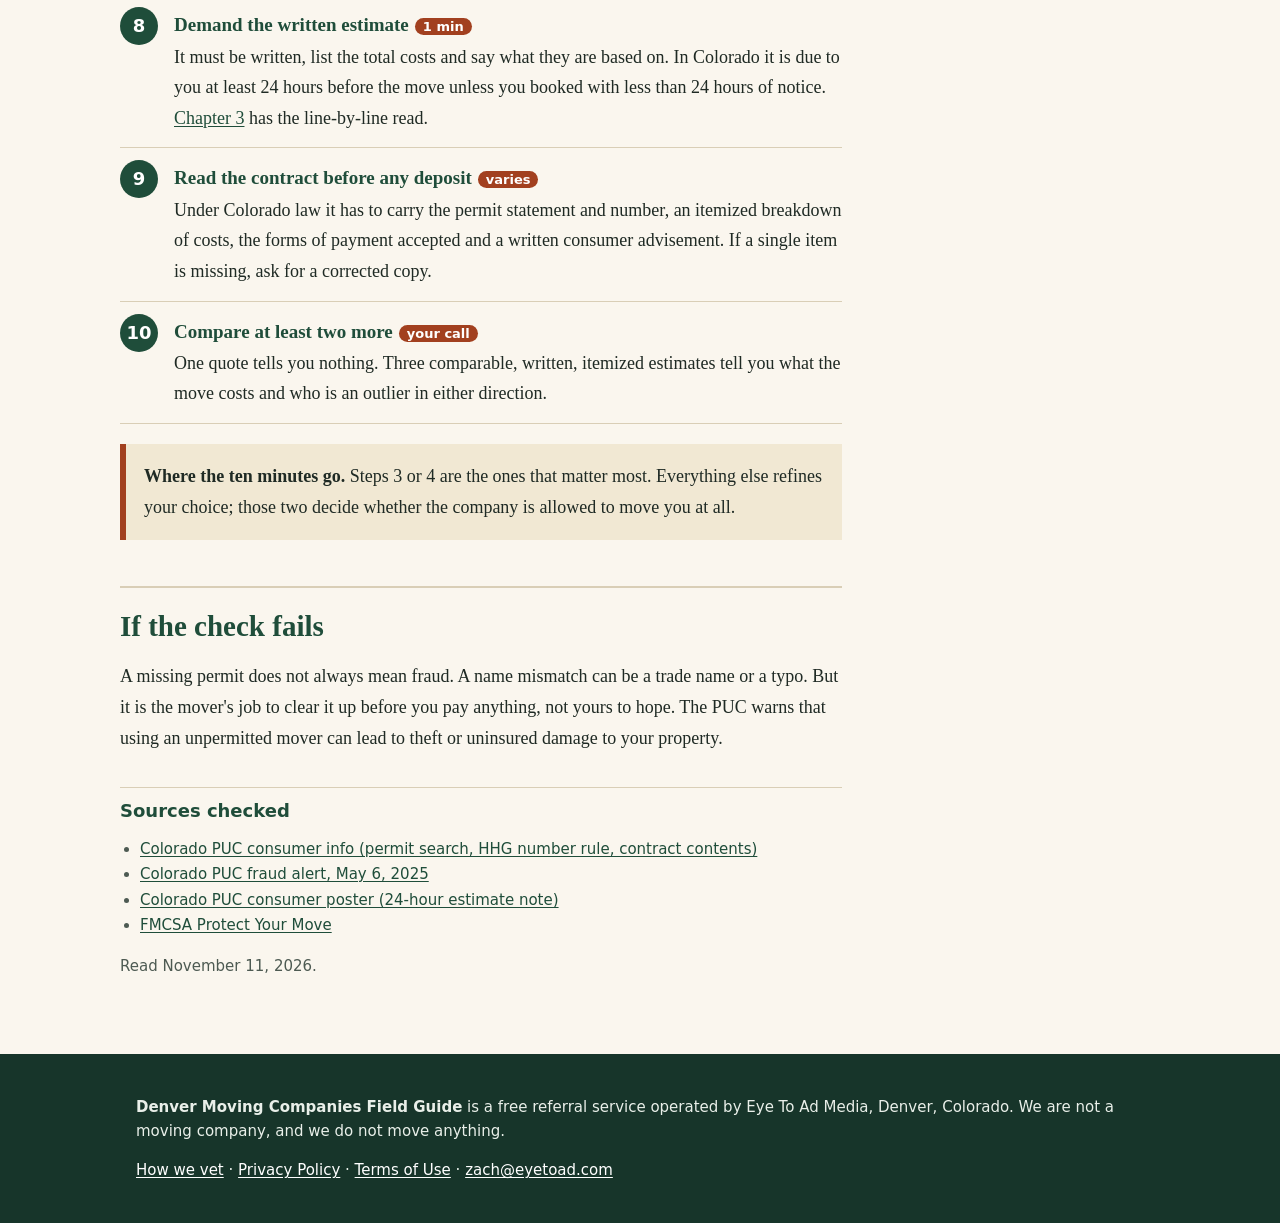
<file: verify-a-mover/index.html>
<!doctype html>
<html lang="en">
<head>
<meta charset="utf-8">
<meta name="viewport" content="width=device-width,initial-scale=1">
<meta http-equiv="Content-Security-Policy" content="default-src 'self'; script-src 'self'; style-src 'self'; img-src 'self' data:; base-uri 'self'; object-src 'none'; form-action 'none'; upgrade-insecure-requests">
<meta name="referrer" content="strict-origin-when-cross-origin">
<title>Verify a Denver Mover in 10 Minutes: Step-by-Step Checklist</title>
<meta name="description" content="A ten-step checklist to verify a Denver moving company: PUC permit search, USDOT lookup, insurance proof, written estimate and contract.">
<link rel="canonical" href="https://movingcompaniesdenverco.com/verify-a-mover/">
<link rel="icon" href="/assets/icon.svg" type="image/svg+xml">
<link rel="stylesheet" href="/assets/site.css">
<meta property="og:type" content="website">
<meta property="og:title" content="Verify a Denver Mover in 10 Minutes: Step-by-Step Checklist">
<meta property="og:description" content="A ten-step checklist to verify a Denver moving company: PUC permit search, USDOT lookup, insurance proof, written estimate and contract.">
<meta property="og:url" content="https://movingcompaniesdenverco.com/verify-a-mover/">
<script type="application/ld+json">
{"@context": "https://schema.org", "@graph": [{"@type": "WebSite", "@id": "https://movingcompaniesdenverco.com/#site", "url": "https://movingcompaniesdenverco.com/", "name": "Denver Moving Companies Field Guide", "publisher": {"@id": "https://movingcompaniesdenverco.com/#org"}}, {"@type": "Organization", "@id": "https://movingcompaniesdenverco.com/#org", "name": "Eye To Ad Media", "url": "https://movingcompaniesdenverco.com/", "areaServed": "Denver, Colorado"}, {"@type": "Article", "headline": "Verify a Denver mover in ten minutes", "description": "Ten-step checklist to verify a Denver moving company.", "inLanguage": "en-US", "datePublished": "2026-11-11", "dateModified": "2026-11-11", "author": {"@type": "Organization", "name": "Eye To Ad Media"}, "publisher": {"@id": "https://movingcompaniesdenverco.com/#org"}, "mainEntityOfPage": "https://movingcompaniesdenverco.com/verify-a-mover/"}, {"@type": "HowTo", "name": "Verify a Denver moving company", "totalTime": "PT10M", "step": [{"@type": "HowToStep", "name": "Get the exact name and permit number"}, {"@type": "HowToStep", "name": "Choose local or interstate rules"}, {"@type": "HowToStep", "name": "Search the PUC permit or USDOT number"}, {"@type": "HowToStep", "name": "Ask for proof of insurance"}, {"@type": "HowToStep", "name": "Request a survey and a written estimate"}, {"@type": "HowToStep", "name": "Read the contract before paying a deposit"}]}]}
</script>
</head>
<body>
<a class="skip" href="#main">Skip to content</a>
<header class="mast"><div class="wrap">
<a class="brand" href="/"><span class="seal" aria-hidden="true">D</span><span><b>Denver Moving Companies</b><i>A field guide to hiring one well</i></span></a>
<nav aria-label="Main"><a href="/verify-a-mover/">Verify</a><a href="/estimates-and-contracts/">Estimates</a><a href="/red-flags/">Red flags</a><a href="/denver-moving-calendar/">Calendar</a><a class="navcta" href="/#ask">Get quotes</a></nav>
</div></header>
<main id="main">
<div class="cover"><div class="wrap"><p class="eyebrow">Chapter 1</p><h1>Verify a Denver mover in ten minutes</h1><p class="lede">A numbered checklist you can run from your phone while the company is still on the line.</p></div></div>
<div class="wrap book"><article><p>Nothing here needs special skills. You need a phone, a browser and the company's full legal name. Work through the list in order; if a step fails, you have your answer and can stop.</p>
<ol class="steps">
<li><b class="t">Get the exact name, address and number<span class="time">1 min</span></b>Ask the company for its legal business name, street address and the permit or registration number it operates under. A company that dodges this has already told you something. In Colorado the mover's permit number must be printed on its advertisements and on every contract, so you should be able to find it without asking.</li>
<li><b class="t">Decide which rulebook applies<span class="time">30 sec</span></b>Staying inside Colorado means the state PUC regulates the mover. Crossing a state line means the federal Department of Transportation does. <a href="/local-or-interstate/">Chapter 2</a> explains the edge cases, such as a Denver-to-Boulder move compared with Denver-to-Cheyenne.</li>
<li><b class="t">Local: run the PUC permit search<span class="time">2 min</span></b>The PUC publishes a permit search for exactly this purpose. Look for an active household goods permit that matches the name and number you were given. The number begins with the letters HHG. Not found, expired or a different company name: treat it as a fail until the PUC says otherwise. You can also call the PUC at 303-894-2070.</li>
<li><b class="t">Interstate: look up the USDOT number<span class="time">2 min</span></b>On the federal Protect Your Move pages, search the company by USDOT number or name and confirm it is authorized to move household goods across state lines and that its status is active.</li>
<li><b class="t">Ask about insurance, and ask for proof<span class="time">1 min</span></b>A legitimate mover can email a certificate of insurance on request. Building managers often ask for one too, so you will want it anyway (see <a href="/denver-moving-calendar/">Chapter 6</a>). The PUC rules set the insurance minimums for permitted movers; we point you to them rather than quote figures we have not been able to confirm line by line.</li>
<li><b class="t">Check the Better Business Bureau record<span class="time">1 min</span></b>Our own bar is an A+ rating, but read past the letter. The grade is a summary; the complaint text and how the company answered each one tell you more than the letter does.</li>
<li><b class="t">Ask for an in-person or video survey<span class="time">1 min</span></b>The PUC recommends requesting an in-person inspection of your belongings, because that is the best way to make the estimate accurate. A price given over the phone for an unseen apartment is a guess.</li>
<li><b class="t">Demand the written estimate<span class="time">1 min</span></b>It must be written, list the total costs and say what they are based on. In Colorado it is due to you at least 24 hours before the move unless you booked with less than 24 hours of notice. <a href="/estimates-and-contracts/">Chapter 3</a> has the line-by-line read.</li>
<li><b class="t">Read the contract before any deposit<span class="time">varies</span></b>Under Colorado law it has to carry the permit statement and number, an itemized breakdown of costs, the forms of payment accepted and a written consumer advisement. If a single item is missing, ask for a corrected copy.</li>
<li><b class="t">Compare at least two more<span class="time">your call</span></b>One quote tells you nothing. Three comparable, written, itemized estimates tell you what the move costs and who is an outlier in either direction.</li>
</ol>
<div class="callout"><p><b>Where the ten minutes go.</b> Steps 3 or 4 are the ones that matter most. Everything else refines your choice; those two decide whether the company is allowed to move you at all.</p></div>
<h2>If the check fails</h2>
<p>A missing permit does not always mean fraud. A name mismatch can be a trade name or a typo. But it is the mover's job to clear it up before you pay anything, not yours to hope. The PUC warns that using an unpermitted mover can lead to theft or uninsured damage to your property.</p><div class="src"><h2>Sources checked</h2><ul><li><a href="https://puc.colorado.gov/household-goods-movers-consumer-info" rel="nofollow noopener" target="_blank">Colorado PUC consumer info (permit search, HHG number rule, contract contents)</a></li><li><a href="https://puc.colorado.gov/press-release/fraud-alert-dont-become-a-victim-when-moving" rel="nofollow noopener" target="_blank">Colorado PUC fraud alert, May 6, 2025</a></li><li><a href="https://puc.colorado.gov/sites/puc/files/documents/1362_CC_PUC%20Moving%20ONLY%20poster.pdf" rel="nofollow noopener" target="_blank">Colorado PUC consumer poster (24-hour estimate note)</a></li><li><a href="https://www.fmcsa.dot.gov/protect-your-move" rel="nofollow noopener" target="_blank">FMCSA Protect Your Move</a></li></ul><p>Read November 11, 2026.</p></div></article><aside><nav class="toc" aria-label="Chapters"><h2>Chapters</h2><ol><li><a href="/verify-a-mover/" aria-current="page"><b>1</b>Verify a mover in ten minutes</a></li><li><a href="/local-or-interstate/"><b>2</b>Which rulebook applies</a></li><li><a href="/estimates-and-contracts/"><b>3</b>Estimates and contracts</a></li><li><a href="/red-flags/"><b>4</b>Red flags</a></li><li><a href="/claims-and-disputes/"><b>5</b>Claims and disputes</a></li><li><a href="/denver-moving-calendar/"><b>6</b>A Denver year of moving</a></li></ol></nav><p><a class="cta" href="/#ask">Request vetted quotes</a></p></aside></div>
</main>
<footer class="foot"><div class="wrap">
<p><b>Denver Moving Companies Field Guide</b> is a free referral service operated by Eye To Ad Media, Denver, Colorado. We are not a moving company, and we do not move anything.</p>
<p><a href="/how-it-works/">How we vet</a> &middot; <a href="/privacy/">Privacy Policy</a> &middot; <a href="/terms/">Terms of Use</a> &middot; <a href="mailto:zach@eyetoad.com">zach@eyetoad.com</a></p>
</div></footer>
</body>
</html>
</file>
<file: assets/site.css>
:root{--paper:#faf6ee;--card:#fffdf8;--ink:#1f2a24;--mute:#4d5a52;--green:#1f4d3a;--green2:#2c6a50;--brick:#a2401f;--brick2:#7e3016;--rule:#d9ceb6;--sand:#f1e8d3}
*{box-sizing:border-box}
html{-webkit-text-size-adjust:100%}
body{margin:0;background:var(--paper);color:var(--ink);font:18px/1.7 Georgia,"Iowan Old Style","Times New Roman",serif}
a{color:var(--green);text-underline-offset:2px}
a:hover{color:var(--brick)}
a:focus-visible,button:focus-visible,input:focus-visible,select:focus-visible,textarea:focus-visible,[tabindex]:focus-visible,summary:focus-visible{outline:3px solid var(--brick);outline-offset:2px}
.skip{position:absolute;left:-999px;top:0;background:#fff;padding:8px 12px;z-index:20}
.skip:focus{left:8px}
.wrap{max-width:1040px;margin:0 auto;padding:0 16px}
.mast{background:var(--green);color:#fff;border-bottom:6px solid var(--brick)}
.mast .wrap{display:flex;flex-wrap:wrap;gap:6px 20px;align-items:center;justify-content:space-between;padding-top:10px;padding-bottom:10px}
.brand{display:flex;align-items:center;gap:12px;color:#fff;text-decoration:none}
.brand b{display:block;font-size:20px;line-height:1.2}
.brand i{display:block;font-size:14px;opacity:.9;font-weight:400}
.seal{width:42px;height:42px;border-radius:50%;background:var(--sand);color:var(--green);display:grid;place-items:center;font-weight:700;font-size:24px;flex:none;border:2px solid var(--brick)}
.mast nav{display:flex;flex-wrap:wrap;gap:2px 16px;font-family:system-ui,-apple-system,"Segoe UI",Roboto,sans-serif;font-size:15px}
.mast nav a{color:#fff;text-decoration:none;padding:8px 0;min-height:32px;display:inline-block}
.mast nav a:hover{text-decoration:underline;color:#fff}
.mast nav a.navcta{background:var(--sand);color:var(--green);padding:6px 12px;border-radius:3px;font-weight:700}
h1,h2,h3{line-height:1.2;color:var(--green)}
h1{font-size:clamp(30px,5vw,46px);margin:.2em 0 .4em;letter-spacing:-.5px}
h2{font-size:clamp(23px,3vw,29px);margin:1.6em 0 .4em;border-top:2px solid var(--rule);padding-top:.7em}
h3{font-size:20px;margin:1.3em 0 .2em;color:var(--brick2)}
.eyebrow{font-family:system-ui,sans-serif;text-transform:uppercase;letter-spacing:2px;font-size:13px;font-weight:700;color:var(--brick)}
.cover{padding:36px 0 22px;border-bottom:1px solid var(--rule)}
.cover .lede{font-size:21px;max-width:720px;color:#2c3a32}
.book{display:grid;gap:28px;padding:26px 0 40px}
.book article{min-width:0}
.book aside{min-width:0}
@media(min-width:900px){.book{grid-template-columns:minmax(0,1fr) 290px}.book aside{position:sticky;top:12px;align-self:start}}
.toc{background:var(--card);border:1px solid var(--rule);border-left:6px solid var(--green);padding:14px 16px;margin:0 0 20px;font-family:system-ui,sans-serif;font-size:15.5px}
.toc h2{font-size:16px;border:0;margin:0 0 6px;padding:0;color:var(--brick);text-transform:uppercase;letter-spacing:1.5px}
.toc ol{margin:0;padding-left:0;list-style:none}
.toc li{margin:0}
.toc a{display:block;padding:6px 0;min-height:32px;text-decoration:none;border-bottom:1px dotted var(--rule)}
.toc a b{display:inline-block;width:1.6em;color:var(--brick)}
.toc a[aria-current=page]{font-weight:700;color:var(--ink)}
.chapgrid{display:grid;gap:14px;margin:18px 0}
@media(min-width:640px){.chapgrid{grid-template-columns:1fr 1fr}}
.chap{display:block;background:var(--card);border:1px solid var(--rule);padding:16px 18px;text-decoration:none;color:var(--ink);border-top:4px solid var(--green)}
.chap:hover{border-top-color:var(--brick)}
.chap .n{font-family:system-ui,sans-serif;color:var(--brick);font-weight:700;font-size:13px;letter-spacing:1px}
.chap strong{display:block;font-size:20px;color:var(--green);margin:2px 0 4px}
.chap span.d{font-size:16px;color:var(--mute)}
.callout{background:var(--sand);border-left:6px solid var(--brick);padding:12px 18px;margin:20px 0}
.callout p{margin:.3em 0}
.src{font-family:system-ui,sans-serif;font-size:15px;color:var(--mute);border-top:1px solid var(--rule);margin-top:34px;padding-top:12px}
.src h2{font-size:18px;border:0;padding:0;margin:0 0 6px}
.src ul{padding-left:20px}
table{border-collapse:collapse;width:100%;font-family:system-ui,sans-serif;font-size:16px;margin:16px 0}
th,td{border:1px solid var(--rule);padding:8px 10px;text-align:left;vertical-align:top}
th{background:var(--sand)}
.tablewrap{overflow-x:auto}
ol.steps{counter-reset:s;list-style:none;padding:0}
ol.steps>li{counter-increment:s;position:relative;padding:4px 0 14px 54px;border-bottom:1px solid var(--rule);margin-bottom:10px}
ol.steps>li::before{content:counter(s);position:absolute;left:0;top:2px;width:38px;height:38px;border-radius:50%;background:var(--green);color:#fff;font:700 18px/38px system-ui,sans-serif;text-align:center}
ol.steps b.t{display:block;font-size:19px;color:var(--green)}
.time{font-family:system-ui,sans-serif;font-size:13px;background:var(--brick);color:#fff;padding:1px 8px;border-radius:10px;margin-left:6px;white-space:nowrap}
.askbox{background:var(--card);border:2px solid var(--green);padding:18px;font-family:system-ui,-apple-system,"Segoe UI",Roboto,sans-serif;font-size:16px}
.askbox h2{margin:0 0 4px;border:0;padding:0;font-size:22px}
.sub,.opt{color:var(--mute)}
.askbox label{display:block;font-weight:600;margin:12px 0 3px}
.askbox input[type=text],.askbox input[type=tel],.askbox input[type=email],.askbox input[type=month],.askbox select{width:100%;font:inherit;padding:10px;border:1px solid #8c8a7a;border-radius:3px;background:#fff;color:var(--ink);min-height:44px}
.askbox .consent{display:flex;gap:10px;align-items:flex-start;margin:14px 0}
.askbox .consent input{width:24px;height:24px;margin-top:3px;flex:none}
.askbox .consent label{font-weight:400;margin:0;font-size:14.5px;line-height:1.5}
.cta{display:block;text-align:center;text-decoration:none;width:100%;background:var(--brick);color:#fff;border:0;font:700 18px system-ui,sans-serif;padding:14px;border-radius:3px;cursor:pointer;min-height:48px}
.cta:hover{background:var(--brick2)}
.cta[disabled]{opacity:.6}
.hp{position:absolute;left:-9999px;width:1px;height:1px;overflow:hidden}
.form-msg{margin:10px 0 0;font-weight:600}
.form-msg.bad{color:#9b1c1c}
#form-done{background:var(--card);border:2px solid var(--green);padding:18px}
#form-done[hidden]{display:none}
.agree-dlg{max-width:440px;width:calc(100% - 32px);border:3px solid var(--green);border-radius:4px;padding:20px;font:16px/1.55 system-ui,sans-serif;color:var(--ink);background:#fff}
.agree-dlg::backdrop{background:rgba(20,30,24,.6)}
.agree-dlg h2{margin:0 0 8px;border:0;padding:0;font-size:21px}
.agree-dlg .agree-actions{display:flex;gap:10px;margin-top:16px;flex-wrap:wrap}
.agree-yes{background:var(--brick);color:#fff;border:0;padding:12px 18px;font:700 16px system-ui,sans-serif;border-radius:3px;min-height:44px;cursor:pointer}
.agree-no{background:#fff;color:var(--green);border:2px solid var(--green);padding:10px 16px;font:700 16px system-ui,sans-serif;border-radius:3px;min-height:44px;cursor:pointer}
.foot{background:#17352a;color:#e9efe9;padding:26px 0;margin-top:20px;font:15px/1.6 system-ui,sans-serif}
.foot a{color:#fff}
.prose{max-width:760px;padding:28px 0 40px}
.prose h2{border:0;padding:0}
details{border:1px solid var(--rule);background:var(--card);padding:8px 14px;margin:10px 0}
summary{cursor:pointer;font-weight:700;color:var(--green);min-height:32px}
@media(max-width:480px){body{font-size:17px}.mast .wrap{padding-top:8px}}
</file>
